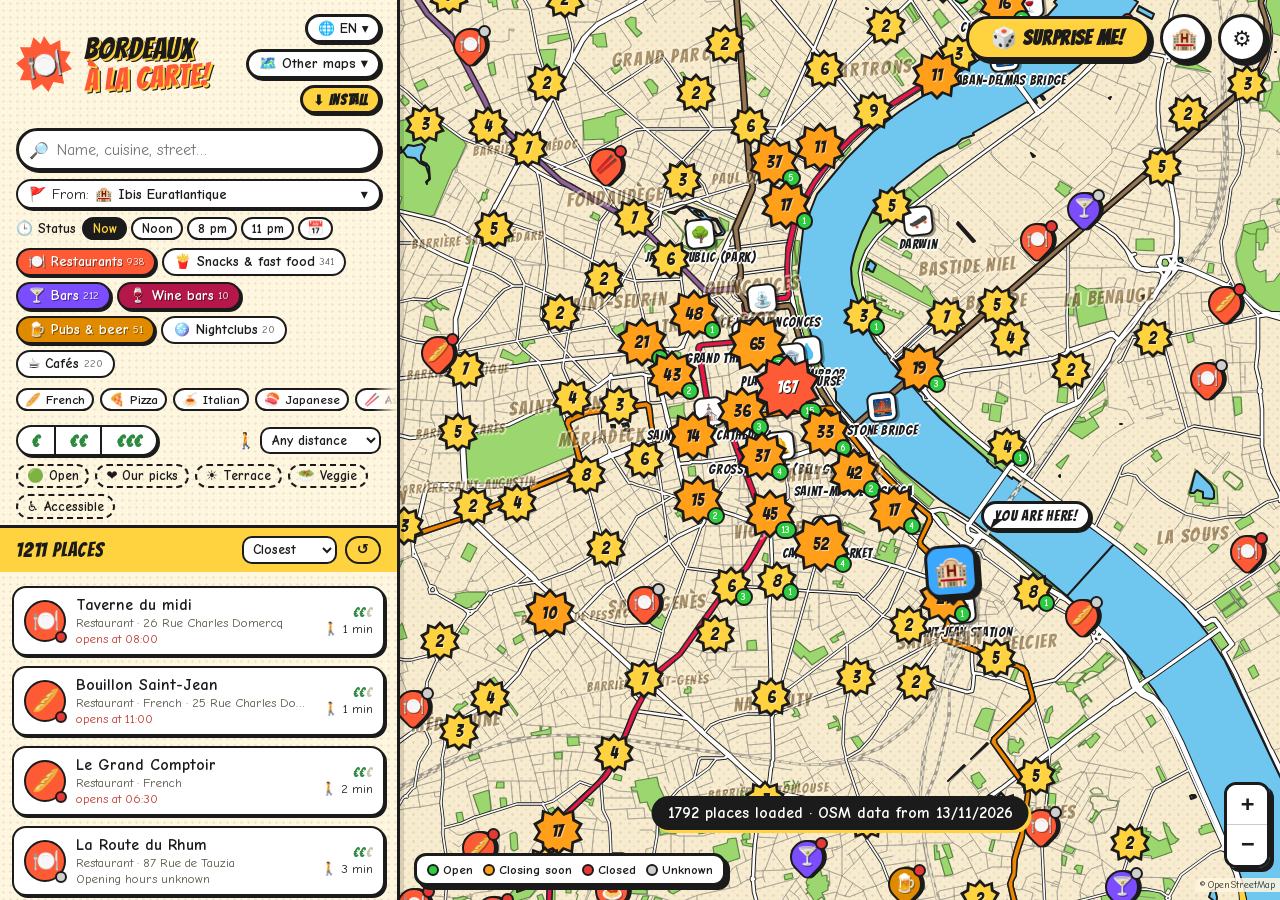
<file: index.html>
<!doctype html>
<html lang="fr">
<head>
  <meta charset="utf-8">
  <meta name="viewport" content="width=device-width, initial-scale=1, viewport-fit=cover">
  <meta name="theme-color" content="#ffd23f">
  <meta name="description" content="Carte interactive des bars et restaurants de Bordeaux pour la réception de l'hôtel.">
  <meta name="apple-mobile-web-app-capable" content="yes">
  <meta name="apple-mobile-web-app-status-bar-style" content="default">
  <meta name="apple-mobile-web-app-title" content="Bordeaux à la carte">
  <title>Bordeaux à la carte</title>
  <link rel="manifest" href="manifest.webmanifest">
  <link rel="icon" href="img/icon.svg" type="image/svg+xml">
  <link rel="apple-touch-icon" href="img/icon-192.png">
  <link rel="preload" href="fonts/bangers-latin.woff2" as="font" type="font/woff2" crossorigin>
  <link rel="stylesheet" href="vendor/leaflet.css">
  <link rel="stylesheet" href="css/app.css">
  <script>
    // Capture au plus tôt la proposition d'installation du navigateur (Chrome, Edge, Android…)
    window.__bip = null;
    addEventListener('beforeinstallprompt', function (e) { e.preventDefault(); window.__bip = e; dispatchEvent(new Event('bip-ready')); });
  </script>
</head>
<body>
  <div id="app" class="is-loading">

    <!-- Panneau de gauche : recherche, filtres, liste -->
    <aside id="panel" class="panel" data-i18n-aria="panel.label">
      <button class="sheet-handle" id="sheetHandle" data-i18n-aria="sheet"><span></span></button>
      <header class="brand">
        <div class="brand__logo" aria-hidden="true"><span>🍽️</span></div>
        <div class="brand__text">
          <h1><span data-i18n="brand.a">Bordeaux</span> <span class="brand__b" data-i18n="brand.b">à la carte !</span></h1>
        </div>
        <div class="brand__btns">
          <div class="lang-wrap">
            <button id="langBtn" class="btn btn--small" data-i18n-title="lang.title" aria-haspopup="true" aria-expanded="false">🌐 FR ▾</button>
            <div id="langMenu" class="lang-menu" role="menu" hidden></div>
          </div>
          <div class="lang-wrap maps-wrap">
            <button id="mapsBtn" class="btn btn--small" data-i18n="cartes.bouton" aria-haspopup="true" aria-expanded="false">🗺️ Autres cartes ▾</button>
            <div id="mapsMenu" class="lang-menu maps-menu" hidden>
              <p data-i18n="cartes.titre">Nos autres cartes</p>
              <a href="https://ubik2077.github.io/bordeaux-patrimoine/" data-carte><b>Port de la Lune</b><span data-i18n="cartes.lune">Monuments historiques, en 3D</span></a>
              <a href="https://ubik2077.github.io/bordeaux-miniature/" data-carte><b>Bordeaux Miniature</b><span data-i18n="cartes.miniature">Musées, familles et shopping, en maquette</span></a>
            </div>
          </div>
          <button id="installBtn" class="btn btn--small btn--pop" data-i18n="install" hidden>⬇ Installer</button>
        </div>
      </header>

      <div class="search">
        <span class="search__icon" aria-hidden="true">🔎</span>
        <input id="q" type="search" autocomplete="off" data-i18n-ph="search.ph" data-i18n-aria="search.label" placeholder="Nom, cuisine, rue…">
        <button id="clearQ" class="search__clear" data-i18n-aria="clear" hidden>✕</button>
      </div>

      <button id="originBtn" class="origin-btn" data-i18n-title="origin.title">
        <span data-i18n="origin.label">🚩 Départ :</span> <b id="originName">🏨 Ibis Euratlantique</b> <span class="origin-btn__chev">▾</span>
      </button>

      <div class="when" id="when" role="group" data-i18n-aria="when.group">
        <span class="when__label" data-i18n="when.label">🕒 Statut</span>
        <button data-when="now" class="on" data-i18n="when.now">Maintenant</button>
        <button data-when="midi" data-i18n="when.midi">Midi</button>
        <button data-when="soir" data-i18n="when.soir">20h</button>
        <button data-when="tard" data-i18n="when.tard">23h</button>
        <label class="when__custom" data-i18n-title="when.custom">
          📅<input type="datetime-local" id="whenCustom" data-i18n-aria="when.custom">
        </label>
      </div>

      <section class="filters" data-i18n-aria="filters">
        <div class="chips" id="typeChips"></div>
        <div class="chips chips--cuisine" id="cuisineChips"></div>
        <div class="filters__row">
          <div class="seg" id="priceSeg" role="group" data-i18n-aria="price.group">
            <button data-p="1" data-i18n-title="price.1">€</button>
            <button data-p="2" data-i18n-title="price.2">€€</button>
            <button data-p="3" data-i18n-title="price.3">€€€</button>
          </div>
          <label class="walkmax">🚶
            <select id="walkMax" data-i18n-aria="walk.label"></select>
          </label>
        </div>
        <div class="chips chips--toggles" id="toggleChips">
          <button data-t="open" data-i18n="tg.open">🟢 Ouvert</button>
          <button data-t="fav" data-i18n="tg.fav">❤️ Coups de cœur</button>
          <button data-t="ts" data-i18n="tg.ts">☀️ Terrasse</button>
          <button data-t="vg" data-i18n="tg.vg">🥗 Végé</button>
          <button data-t="wc" data-i18n="tg.wc">♿ Accessible</button>
        </div>
      </section>

      <div class="results-head">
        <b id="count">…</b>
        <select id="sort" data-i18n-aria="sort.label">
          <option value="dist" data-i18n="sort.dist">Plus proches</option>
          <option value="open" data-i18n="sort.open">Ouverts d'abord</option>
          <option value="stars" data-i18n="sort.stars">Mieux notés</option>
          <option value="name" data-i18n="sort.name">A → Z</option>
        </select>
        <button id="resetBtn" class="btn btn--ghost btn--small" data-i18n-title="reset">↺</button>
      </div>
      <ul id="list" class="list" aria-live="polite"></ul>
    </aside>

    <!-- Carte -->
    <main id="mapWrap" class="map-wrap">
      <div id="map" data-i18n-aria="map.label"></div>
      <div class="map-tools">
        <button id="btnRandom" class="btn btn--pop btn--big" data-i18n="random" data-i18n-title="random.title">🎲 Surprends-moi !</button>
        <button id="btnLocate" class="btn btn--round" data-i18n-title="loc.title" hidden>📍</button>
        <button id="btnHotel" class="btn btn--round" data-i18n-title="hotel.title">🏨</button>
        <button id="btnSettings" class="btn btn--round" data-i18n-title="settings.title">⚙️</button>
      </div>
      <div class="legend" data-i18n-aria="legend">
        <span><i class="light light--open"></i><span data-i18n="st.open">Ouvert</span></span>
        <span><i class="light light--closing"></i><span data-i18n="st.closing">Ferme bientôt</span></span>
        <span><i class="light light--closed"></i><span data-i18n="st.closed">Fermé</span></span>
        <span><i class="light light--unknown"></i><span data-i18n="st.unknown">Inconnu</span></span>
      </div>
      <div id="whenBanner" class="when-banner" hidden></div>
      <div id="originBanner" class="origin-banner" hidden><span id="originBannerTxt"></span><button id="originReset" data-i18n-title="origin.reset">✕</button></div>
      <div id="hoverCard" class="hover-card" hidden></div>
      <div id="toast" class="toast" role="status"></div>
      <div class="loader" id="loader"><div class="loader__burst" data-i18n="loading">CHARGEMENT…</div></div>
    </main>

    <!-- Fiche détaillée -->
    <section id="detail" class="detail" aria-hidden="true" data-i18n-aria="d.label"></section>
  </div>

  <div id="modal" class="modal" hidden>
    <div class="modal__backdrop" data-close></div>
    <div class="modal__box" role="dialog" aria-modal="true"></div>
  </div>
  <div id="slot" class="slot" hidden></div>

  <script src="vendor/leaflet.js"></script>
  <script src="vendor/leaflet.markercluster.js"></script>
  <script src="vendor/qrcode.js"></script>
  <script type="module" src="js/app.js"></script>
</body>
</html>
</file>
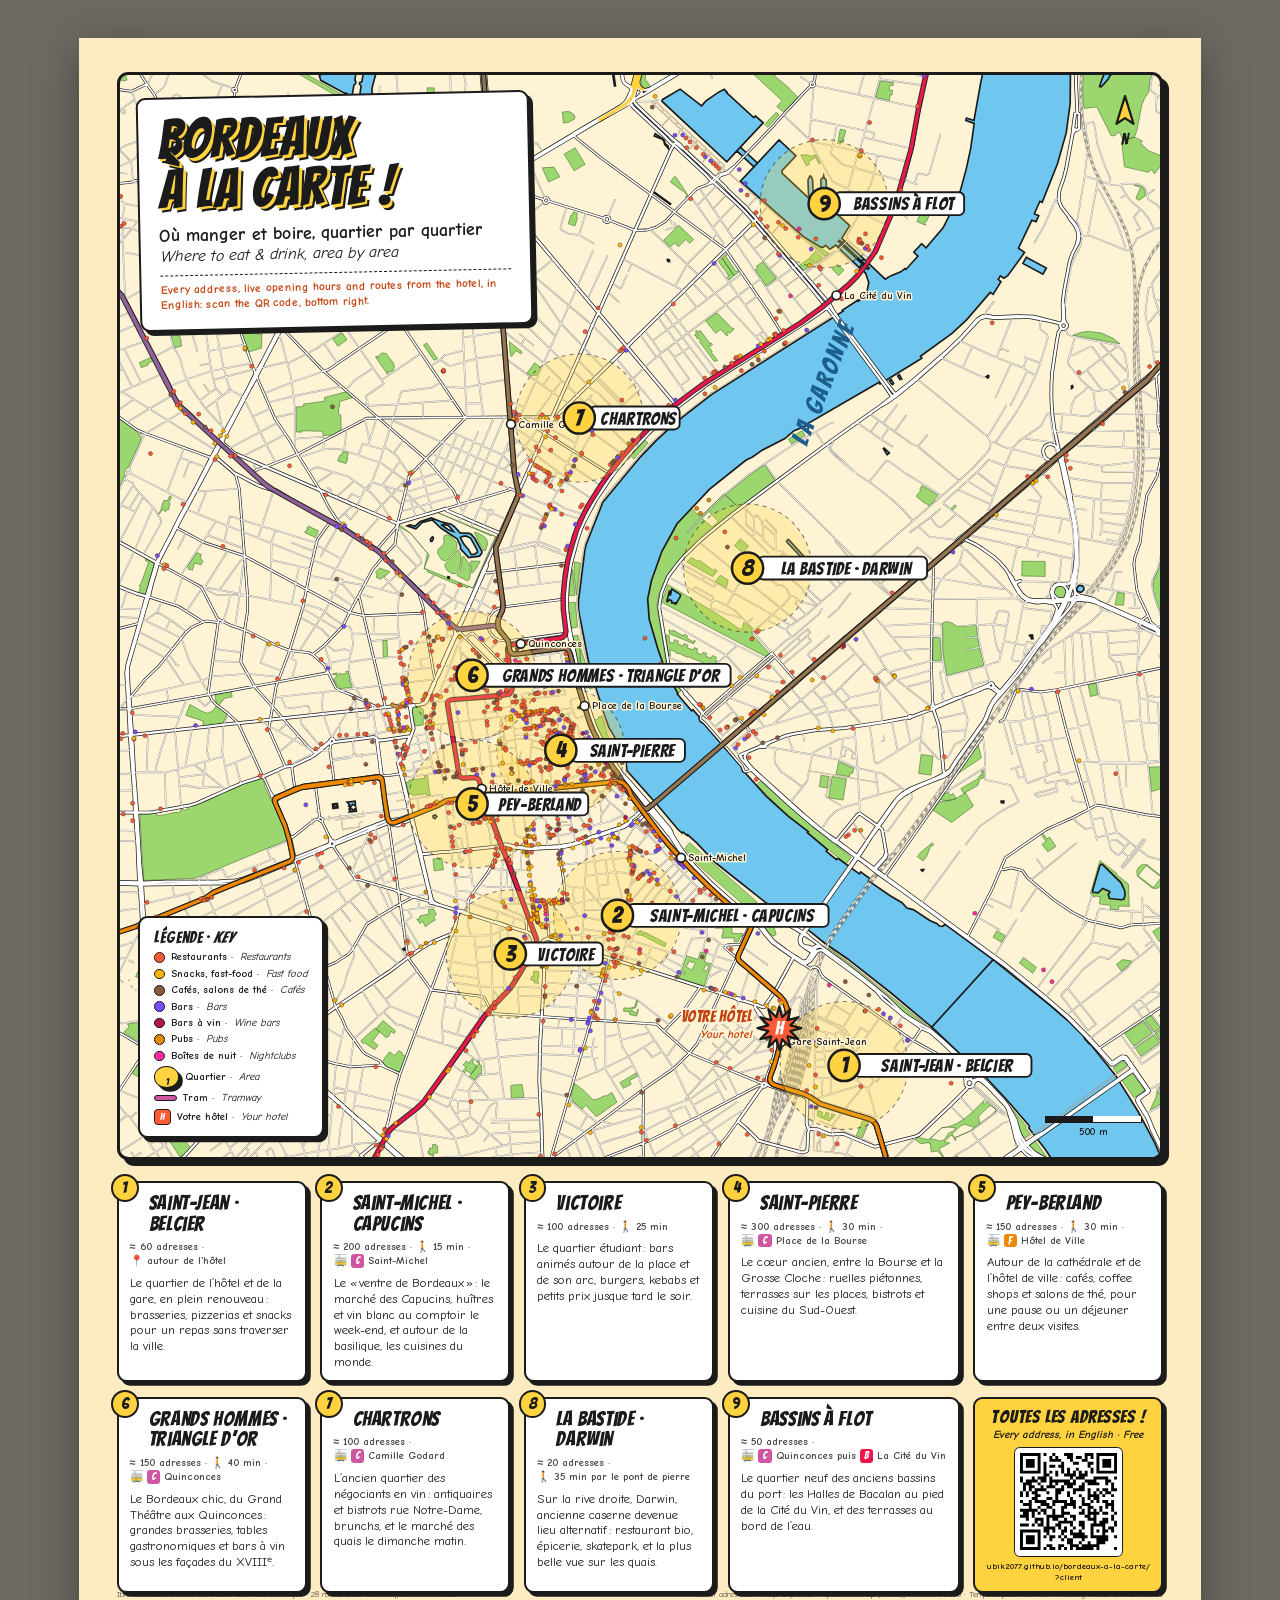
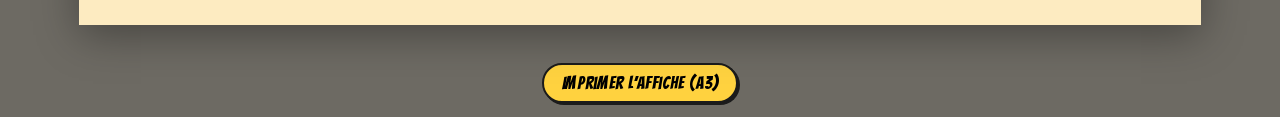
<file: affiche-quartiers.html>
<!doctype html>
<html lang="fr">
<head>
  <meta charset="utf-8">
  <meta name="viewport" content="width=device-width, initial-scale=1">
  <title>Bordeaux à la carte — affiche A3</title>
  <!-- Grande affiche pour l'accueil : les quartiers gourmands de Bordeaux sur le plan BD de l'application, et le QR code.
       Aucun nom d'établissement (l'affiche ne vieillit pas) : les adresses sont dans l'application.
       Textes en français suivis de l'anglais, sauf les descriptions des quartiers.
       A3 par défaut ; affiche-quartiers.html?a2 donne la version murale A2 (la même page agrandie √2 fois).
       Le plan est dessiné ici en vectoriel à partir de data/basemap.json, data/tram.json et data/venues.json.
       Imprimer depuis le navigateur (marges : aucune), ou régénérer les PDF avec scripts/affiche-quartiers.sh. -->
  <style id="page">@page { size: A3; margin: 0; }</style><!-- A2 : « size: A2 » n'existe pas en CSS, d'où 420mm 594mm dans le script -->
  <style>
    @font-face { font-family: 'Bangers'; src: url(fonts/bangers-latin.woff2) format('woff2'); unicode-range: U+0000-00FF, U+0131, U+0152-0153, U+02BB-02BC, U+02C6, U+02DA, U+02DC, U+2000-206F, U+20AC, U+2122, U+2212; }
    @font-face { font-family: 'Bangers'; src: url(fonts/bangers-latin-ext.woff2) format('woff2'); unicode-range: U+0100-02BA, U+02BD-02C5, U+02C7-02CC, U+02CE-02D7, U+02DD-02FF, U+1E00-1E9F, U+20A0-20AB, U+20AD-20C4, U+A720-A7FF; }
    @font-face { font-family: 'Comic Neue'; font-weight: 400; src: url(fonts/comicneue-400.woff2) format('woff2'); }
    @font-face { font-family: 'Comic Neue'; font-weight: 700; src: url(fonts/comicneue-700.woff2) format('woff2'); }
    :root {
      --ink: #1b1b1b; --paper: #fff6df; --paper-2: #fdebc1; --yellow: #ffd23f; --red: #ff5a36; --blue: #3aa8ff;
      --titre: 'Bangers', Impact, sans-serif; --texte: 'Comic Neue', 'Comic Sans MS', sans-serif;
    }
    * { box-sizing: border-box; }
    html, body { margin: 0; }
    body { background: #6d6a63; font-family: var(--texte); color: var(--ink); -webkit-print-color-adjust: exact; print-color-adjust: exact; }

    .affiche {
      position: relative; width: 297mm; height: 420mm; margin: 10mm auto; padding: 9mm 10mm 7mm;
      background: var(--paper-2); display: flex; flex-direction: column; overflow: hidden;
      box-shadow: 0 10px 40px rgba(0,0,0,.35);
    }
    .en { font-style: italic; }

    /* ---------- plan ---------- */
    .carte { position: relative; flex: none; border: .9mm solid var(--ink); border-radius: 3mm; overflow: hidden; background: #fff3d6; box-shadow: 1.6mm 1.6mm 0 var(--ink); }
    .carte svg { display: block; width: 100%; height: auto; }

    .bulle { position: absolute; background: #fff; border: .7mm solid var(--ink); border-radius: 2.5mm; box-shadow: 1.1mm 1.1mm 0 var(--ink); }
    .titre { left: 5mm; top: 5mm; width: 104mm; padding: 4mm 5mm 4.4mm; transform: rotate(-1.2deg); }
    h1 { margin: 0; font: 400 41pt/0.92 var(--titre); letter-spacing: .02em; text-shadow: .7mm .7mm 0 var(--yellow), 1.2mm 1.2mm 0 var(--ink); }
    .titre .sous { margin: 3mm 0 0; font-size: 13.5pt; font-weight: 700; line-height: 1.1; }
    .titre .sous .en { display: block; margin-top: .6mm; font-size: 12pt; font-weight: 400; }
    .titre .vers-app { margin: 2.4mm 0 0; padding-top: 2mm; border-top: .4mm dashed var(--ink); font-size: 8.6pt; font-weight: 700; line-height: 1.25; color: #c2410c; }

    .legende { left: 5mm; bottom: 5mm; padding: 3mm 3.6mm; font-size: 8pt; line-height: 1.15; }
    .legende b { display: block; margin-bottom: 1.4mm; font: 400 12pt var(--titre); letter-spacing: .04em; }
    .legende ul { list-style: none; margin: 0; padding: 0; display: grid; gap: 1.1mm; }
    .legende li { display: flex; align-items: center; gap: 1.8mm; font-weight: 700; }
    .legende li span { font-weight: 400; }
    .legende i { flex: none; width: 2.8mm; height: 2.8mm; border-radius: 50%; border: .3mm solid var(--ink); }
    .legende i.tram { width: 6mm; height: 1.6mm; border-radius: 1mm; }
    .legende i.q { width: 4.4mm; height: 4.4mm; background: var(--yellow); display: grid; place-items: center; font: 400 7pt var(--titre); border-width: .4mm; }
    .legende i.h { width: 4.4mm; height: 4.4mm; background: var(--red); border-radius: 1mm; color: #fff; display: grid; place-items: center; font: 400 7.5pt var(--titre); }

    .nord { position: absolute; right: 5mm; top: 5mm; display: grid; justify-items: center; gap: 1mm; font: 400 12pt var(--titre); }
    .nord svg { width: 9mm; height: 9mm; }
    .echelle { position: absolute; right: 5mm; bottom: 5mm; font-size: 7.5pt; font-weight: 700; text-align: center; }
    .echelle i { display: block; height: 2mm; margin-bottom: .8mm; border: .4mm solid var(--ink); border-top: 0; background: linear-gradient(90deg, var(--ink) 50%, #fff 50%); }

    /* ---------- quartiers ---------- */
    .quartiers { flex: 1; display: grid; grid-template-columns: repeat(5, 1fr); grid-template-rows: 1fr 1fr; gap: 4mm 3.6mm; margin-top: 5.5mm; min-height: 0; }
    .q { position: relative; padding: 2.6mm 3mm 2.6mm; background: #fff; border: .6mm solid var(--ink); border-radius: 2.5mm; box-shadow: 1mm 1mm 0 var(--ink); }
    .q .num { position: absolute; left: -2mm; top: -2.4mm; width: 7.4mm; height: 7.4mm; border: .55mm solid var(--ink); border-radius: 50%; background: var(--yellow); display: grid; place-items: center; font: 400 12pt/1 var(--titre); }
    .q h3 { margin: 0 0 0 5mm; font: 400 15.5pt/1 var(--titre); letter-spacing: .03em; }
    .q .infos { margin: 1.6mm 0 0; font-size: 8pt; font-weight: 700; line-height: 1.3; color: #444; }
    .q .infos span { white-space: nowrap; }
    .q p { margin: 1.8mm 0 0; font-size: 9.6pt; line-height: 1.24; }

    .qr-carte { background: var(--yellow); text-align: center; padding: 2.4mm 2.4mm 2mm; }
    .qr-carte .appel { margin: 0; font: 400 13.5pt/1 var(--titre); letter-spacing: .03em; }
    .qr-carte .appel-en { margin: .8mm 0 0; font-size: 8.2pt; font-weight: 700; font-style: italic; line-height: 1.1; }
    .qr { width: 29mm; height: 29mm; margin: 1.6mm auto 0; padding: 1.4mm; background: #fff; border: .5mm solid var(--ink); border-radius: 1.5mm; }
    .qr svg { display: block; width: 100%; height: 100%; }
    .qr-carte .url { margin: 1.2mm 0 0; font-size: 6.6pt; font-weight: 700; overflow-wrap: anywhere; }

    .pied { flex: none; display: flex; justify-content: space-between; gap: 6mm; margin-top: 3.4mm; font-size: 6.6pt; color: #5b5346; }

    .boutons { display: flex; justify-content: center; gap: 10px; margin: 0 0 14px; }
    .boutons button { padding: 9px 18px; border: 2px solid var(--ink); border-radius: 999px; background: var(--yellow); font: 400 17px var(--titre); letter-spacing: .04em; cursor: pointer; box-shadow: 2px 2px 0 var(--ink); }
    /* version murale A2 (?a2) : la même affiche, agrandie √2 fois */
    html.a2 .affiche { zoom: 1.41421; }
    @media print {
      body { background: none; }
      .affiche { margin: 0; box-shadow: none; }
      .boutons { display: none; }
    }
  </style>
</head>
<body>
  <main class="affiche">
    <div class="carte">
      <svg id="plan" aria-label="Plan de Bordeaux avec les bars et restaurants et les quartiers numérotés"></svg>
      <div class="bulle titre">
        <h1>Bordeaux<br>à la carte !</h1>
        <p class="sous">Où manger et boire, quartier par quartier<span class="en">Where to eat &amp; drink, area by area</span></p>
        <p class="vers-app">Every address, live opening hours and routes from the hotel, in English: scan the QR code, bottom right.</p>
      </div>
      <div class="nord"><svg viewBox="0 0 24 24"><path d="M12 1.5 18 21 12 17 6 21z" fill="#ffd23f" stroke="#1b1b1b" stroke-width="1.6" stroke-linejoin="round"/></svg>N</div>
      <div class="bulle legende" id="legende"></div>
      <div class="echelle" id="echelle"></div>
    </div>

    <section class="quartiers" id="quartiers"></section>

    <footer class="pied">
      <span id="hotel"></span>
      <span id="sources"></span>
    </footer>
  </main>
  <div class="boutons"><button onclick="print()" id="imprimer">Imprimer l’affiche (A3)</button></div>

  <script src="vendor/qrcode.js"></script>
  <script type="module">
    import { HOTEL, TYPES } from './js/config.js';
    const URL_SITE = 'https://ubik2077.github.io/bordeaux-a-la-carte/?client'; // version clients (voir README)

    // ?a2 : version murale (format de page A2, affiche agrandie par le CSS)
    if (new URLSearchParams(location.search).has('a2')) {
      document.documentElement.classList.add('a2');
      document.getElementById('page').textContent = '@page { size: 420mm 594mm; margin: 0; }';
      document.title = 'Bordeaux à la carte — affiche A2';
      document.getElementById('imprimer').textContent = 'Imprimer l’affiche (A2)';
    }

    // Les quartiers : centre (badge sur le plan), accès depuis l'hôtel et description.
    // Le nombre d'adresses est compté dans data/venues.json (lieux à moins de 650 m du centre, rattachés au plus proche).
    // tram : [ligne(s), arrêt] ou deux étapes ; marche : minutes à pied depuis l'hôtel (estimation).
    const QUARTIERS = [
      { id: 'saintjean', nom: 'Saint-Jean · Belcier', at: [44.8248, -0.5527], marche: 5, tram: null,
        texte: 'Le quartier de l’hôtel et de la gare, en plein renouveau : brasseries, pizzerias et snacks pour un repas sans traverser la ville.' },
      { id: 'capucins', nom: 'Saint-Michel · Capucins', at: [44.8318, -0.5675], marche: 15, tram: [['C', 'Saint-Michel']],
        texte: 'Le « ventre de Bordeaux » : le marché des Capucins, huîtres et vin blanc au comptoir le week-end, et autour de la basilique, les cuisines du monde.' },
      { id: 'victoire', nom: 'Victoire', at: [44.8300, -0.5745], marche: 25, tram: null,
        texte: 'Le quartier étudiant : bars animés autour de la place et de son arc, burgers, kebabs et petits prix jusque tard le soir.' },
      { id: 'saintpierre', nom: 'Saint-Pierre', at: [44.8395, -0.5712], marche: 30, tram: [['C', 'Place de la Bourse']],
        texte: 'Le cœur ancien, entre la Bourse et la Grosse Cloche : ruelles piétonnes, terrasses sur les places, bistrots et cuisine du Sud-Ouest.' },
      { id: 'peyberland', nom: 'Pey-Berland', at: [44.8370, -0.5770], marche: 30, tram: [['F', 'Hôtel de Ville']],
        texte: 'Autour de la cathédrale et de l’hôtel de ville : cafés, coffee shops et salons de thé, pour une pause ou un déjeuner entre deux visites.' },
      { id: 'grandshommes', nom: 'Grands Hommes · Triangle d’or', at: [44.8430, -0.5770], marche: 40, tram: [['C', 'Quinconces']],
        texte: 'Le Bordeaux chic, du Grand Théâtre aux Quinconces : grandes brasseries, tables gastronomiques et bars à vin sous les façades du XVIIIᵉ.' },
      { id: 'chartrons', nom: 'Chartrons', at: [44.8550, -0.5700], marche: 55, tram: [['C', 'Camille Godard']],
        texte: 'L’ancien quartier des négociants en vin : antiquaires et bistrots rue Notre-Dame, brunchs, et le marché des quais le dimanche matin.' },
      { id: 'bastide', nom: 'La Bastide · Darwin', at: [44.8480, -0.5590], marche: 35, tram: null, pont: true,
        texte: 'Sur la rive droite, Darwin, ancienne caserne devenue lieu alternatif : restaurant bio, épicerie, skatepark, et la plus belle vue sur les quais.' },
      { id: 'bassins', nom: 'Bassins à flot', at: [44.8650, -0.5540], marche: null, tram: [['C', 'Quinconces'], ['B', 'La Cité du Vin']],
        texte: 'Le quartier neuf des anciens bassins du port : les Halles de Bacalan au pied de la Cité du Vin, et des terrasses au bord de l’eau.' },
    ];

    // cadre du plan (degrés) et repères
    const B = { o: -0.600, e: -0.532, s: 44.8205, n: 44.871 };
    const KX = 111320 * Math.cos(44.845 * Math.PI / 180), KY = 110540;   // mètres par degré
    const VW = 1000, VH = Math.round(VW * ((B.n - B.s) * KY) / ((B.e - B.o) * KX));
    const M = VW / ((B.e - B.o) * KX);                                    // unités du plan par mètre
    const px = ([la, lo]) => [((lo - B.o) * KX * M), ((B.n - la) * KY * M)];
    const f1 = (v) => Math.round(v * 10) / 10;
    const dist = (a, b) => Math.hypot((a[1] - b[1]) * KX, (a[0] - b[0]) * KY);

    const [bm, tram, ven] = await Promise.all(['data/basemap.json', 'data/tram.json', 'data/venues.json'].map((u) => fetch(u).then((r) => r.json())));

    // ---------- dessin du plan ----------
    const svg = document.getElementById('plan');
    svg.setAttribute('viewBox', `0 0 ${VW} ${VH}`);
    const parts = [];
    const dedans = (pts) => pts.some(([la, lo]) => la > B.s - 0.01 && la < B.n + 0.01 && lo > B.o - 0.01 && lo < B.e + 0.01);
    const chemin = (pts, ferme) => 'M' + pts.map((p) => px(p).map(f1).join(' ')).join('L') + (ferme ? 'Z' : '');
    const anneaux = (a) => (typeof a[0][0] === 'number' ? [a] : a.flatMap(anneaux));
    const lignes = (liste) => liste.filter(dedans).map((l) => chemin(l)).join('');
    const surfaces = (liste) => anneaux(liste).filter(dedans).map((r) => chemin(r, true)).join('');

    parts.push(`<path d="${surfaces(bm.green)}" fill="#9bd76e" stroke="#2f5d1e" stroke-width=".8" stroke-opacity=".6" fill-rule="evenodd"/>`);
    parts.push(`<path d="${surfaces(bm.water)}" fill="#6fc7f0" stroke="#1b1b1b" stroke-width="1.6" fill-rule="evenodd"/>`);
    const rail = lignes(bm.rail);
    parts.push(`<path d="${rail}" fill="none" stroke="#5a5a5a" stroke-width="2.2" stroke-opacity=".55"/><path d="${rail}" fill="none" stroke="#f6ecd4" stroke-width="1" stroke-dasharray="3 4"/>`);
    // routes : contours noirs puis remplissages, des plus petites aux plus grandes
    const LARG = { 5: [1.3, .7], 4: [1.6, .8], 3: [2.7, 1.5], 2: [3.6, 2.2], 1: [4.4, 2.9] };
    const REMP = { 1: '#ffd23f', 2: '#fff', 3: '#fff', 4: '#fff', 5: '#ffe9c7' };
    const routes = Object.fromEntries([1, 2, 3, 4, 5].map((k) => [k, lignes(bm.roads[k] || [])]));
    for (const k of [5, 4, 3, 2, 1]) parts.push(`<path d="${routes[k]}" fill="none" stroke="#1b1b1b" stroke-opacity="${k >= 4 ? .45 : 1}" stroke-width="${LARG[k][0]}" stroke-linecap="round" stroke-linejoin="round"/>`);
    for (const k of [5, 4, 3, 2, 1]) parts.push(`<path d="${routes[k]}" fill="none" stroke="${REMP[k]}" stroke-width="${LARG[k][1]}" stroke-linecap="round" stroke-linejoin="round"/>`);
    // tram
    for (const l of tram.lines) {
      const d = lignes(anneaux(l.geom));
      parts.push(`<path d="${d}" fill="none" stroke="#1b1b1b" stroke-width="4.6" stroke-linecap="round" stroke-linejoin="round" stroke-opacity=".9"/><path d="${d}" fill="none" stroke="${l.colour}" stroke-width="2.6" stroke-linecap="round" stroke-linejoin="round"/>`);
    }
    // halo jaune des quartiers, sous les points
    for (const q of QUARTIERS) { const [x, y] = px(q.at); parts.push(`<circle cx="${f1(x)}" cy="${f1(y)}" r="${f1(330 * M)}" fill="#ffd23f" fill-opacity=".28" stroke="#1b1b1b" stroke-width="1" stroke-dasharray="4 4" stroke-opacity=".55"/>`); }
    // tous les lieux de l'application : un point de la couleur de leur catégorie
    const dansCadre = ven.venues.filter((v) => v.la > B.s && v.la < B.n && v.lo > B.o && v.lo < B.e);
    parts.push('<g stroke="#1b1b1b" stroke-width=".35">' + dansCadre.map((v) => { const [x, y] = px([v.la, v.lo]); return `<circle cx="${f1(x)}" cy="${f1(y)}" r="2" fill="${TYPES[v.t]?.color || '#999'}"/>`; }).join('') + '</g>');
    // arrêts de tram cités dans les quartiers
    const arrets = new Set(['Gare Saint-Jean', ...QUARTIERS.flatMap((q) => (q.tram || []).map((t) => t[1]))]);
    for (const s of tram.stops.filter((s) => arrets.has(s.name))) {
      const [x, y] = px([s.la, s.lo]);
      parts.push(`<circle cx="${f1(x)}" cy="${f1(y)}" r="4.2" fill="#fff" stroke="#1b1b1b" stroke-width="1.6"/>` +
        `<text x="${f1(x + 7)}" y="${f1(y + 3.4)}" font-family="Comic Neue" font-weight="700" font-size="10" stroke="#fff3d6" stroke-width="3" paint-order="stroke" fill="#1b1b1b">${s.name}</text>`);
    }
    // la Garonne
    const [gx, gy] = px([44.8565, -0.5535]);
    parts.push(`<text x="${f1(gx)}" y="${f1(gy)}" transform="rotate(-68 ${f1(gx)} ${f1(gy)})" text-anchor="middle" font-family="Bangers" font-size="24" letter-spacing="3" fill="#1d5f8c">LA GARONNE</text>`);
    // badges des quartiers : numéro et nom, en bulle de BD
    QUARTIERS.forEach((q, i) => {
      const [x, y] = px(q.at);
      const larg = q.nom.length * 7.6 + 18;
      parts.push(`<g transform="translate(${f1(x)} ${f1(y)})">` +
        `<rect x="10" y="-11" width="${f1(larg)}" height="22" rx="5" fill="#fff" stroke="#1b1b1b" stroke-width="1.8"/>` +
        `<text x="${f1(10 + larg / 2 + 4)}" y="6.5" text-anchor="middle" font-family="Bangers" font-size="17" letter-spacing=".6" fill="#1b1b1b">${q.nom.toUpperCase()}</text>` +
        `<circle r="15" fill="#ffd23f" stroke="#1b1b1b" stroke-width="2.4"/>` +
        `<text y="7.6" text-anchor="middle" font-family="Bangers" font-size="22" fill="#1b1b1b">${i + 1}</text></g>`);
    });
    // l'hôtel
    const [hx, hy] = px([HOTEL.la, HOTEL.lo]);
    const etoile = Array.from({ length: 24 }, (_, k) => { const r = k % 2 ? 11 : 21, a = (k * 15 - 90) * Math.PI / 180; return f1(r * Math.cos(a)) + ',' + f1(r * Math.sin(a)); }).join(' ');
    parts.push(`<g transform="translate(${f1(hx)} ${f1(hy)})"><polygon points="${etoile}" fill="#ff5a36" stroke="#1b1b1b" stroke-width="2.2" stroke-linejoin="round"/>` +
      `<text y="6.5" text-anchor="middle" font-family="Bangers" font-size="18" fill="#fff">H</text>` +
      `<text x="-26" y="-6" text-anchor="end" font-family="Bangers" font-size="15" letter-spacing=".5" stroke="#fff3d6" stroke-width="4" paint-order="stroke" fill="#c2410c">VOTRE HÔTEL</text>` +
      `<text x="-26" y="9" text-anchor="end" font-family="Comic Neue" font-weight="700" font-style="italic" font-size="11" stroke="#fff3d6" stroke-width="3.5" paint-order="stroke" fill="#c2410c">Your hotel</text></g>`);
    svg.innerHTML = parts.join('');

    // échelle : 500 m
    const echelle = document.getElementById('echelle');
    echelle.style.width = (500 * M / VW * 100) + '%';
    echelle.innerHTML = '<i></i>500 m';

    // ---------- légende ----------
    const LIBELLES = [['restaurant', 'Restaurants', 'Restaurants'], ['fastfood', 'Snacks, fast-food', 'Fast food'], ['cafe', 'Cafés, salons de thé', 'Cafés'],
      ['bar', 'Bars', 'Bars'], ['wine', 'Bars à vin', 'Wine bars'], ['pub', 'Pubs', 'Pubs'], ['club', 'Boîtes de nuit', 'Nightclubs']];
    document.getElementById('legende').innerHTML = '<b>Légende · <span class="en">Key</span></b><ul>' +
      LIBELLES.map(([t, fr, en]) => `<li><i style="background:${TYPES[t].color}"></i>${fr} · <span class="en">${en}</span></li>`).join('') +
      '<li><i class="q">1</i>Quartier · <span class="en">Area</span></li>' +
      `<li><i class="tram" style="background:${tram.lines.find((l) => l.ref === 'C').colour}"></i>Tram · <span class="en">Tramway</span></li>` +
      '<li><i class="h">H</i>Votre hôtel · <span class="en">Your hotel</span></li></ul>';

    // ---------- fiches des quartiers ----------
    const compte = Object.fromEntries(QUARTIERS.map((q) => [q.id, 0]));
    for (const v of ven.venues) {
      let best = null, bd = 650;
      for (const q of QUARTIERS) { const d = dist([v.la, v.lo], q.at); if (d < bd) { bd = d; best = q.id; } }
      if (best) compte[best]++;
    }
    const arrondi = (n) => (n >= 100 ? Math.floor(n / 50) * 50 : Math.floor(n / 10) * 10);
    const couleur = (ref) => tram.lines.find((l) => l.ref === ref)?.colour || '#333';
    const pastille = (ref) => `<b style="display:inline-block;min-width:3.6mm;padding:0 .7mm;border-radius:.8mm;background:${couleur(ref)};color:#fff;text-align:center;font-family:var(--titre);font-weight:400;letter-spacing:.03em">${ref}</b>`;
    const insecables = (s) => s.replace(/(\d) /g, '$1 ').replace(/ ([;:?!»])/g, ' $1').replace(/« /g, '« ');
    const html = QUARTIERS.map((q, i) => {
      const acces = [];
      if (q.id === 'saintjean') acces.push('<span>📍 autour de l’hôtel</span>');
      else if (q.marche && q.marche <= 40) acces.push(`<span>🚶 ${q.marche} min${q.pont ? ' par le pont de pierre' : ''}</span>`);
      if (q.tram) acces.push('<span>🚋 ' + q.tram.map(([l, a]) => `${pastille(l)} ${a}`).join(' puis ') + '</span>');
      return `<article class="q"><span class="num">${i + 1}</span><h3>${q.nom}</h3>` +
        `<p class="infos"><span>≈ ${arrondi(compte[q.id])} adresses</span> · ${acces.join(' · ')}</p><p>${insecables(q.texte)}</p></article>`;
    }).join('') +
      '<div class="q qr-carte"><p class="appel">Toutes les adresses !</p><p class="appel-en">Every address, in English · Free</p><div class="qr" id="qr"></div><p class="url" id="url"></p></div>';
    document.getElementById('quartiers').innerHTML = html;

    const qr = qrcode(0, 'M');
    qr.addData(URL_SITE); qr.make();
    document.getElementById('qr').innerHTML = qr.createSvgTag({ cellSize: 4, margin: 0, scalable: true });
    document.getElementById('url').innerHTML = URL_SITE.replace('https://', '').replace(/\?(.*)$/, '<wbr><span style="white-space:nowrap">?$1</span>'); // coupure avant « ?client », pas au milieu
    document.getElementById('hotel').textContent = HOTEL.name + ' · ' + HOTEL.addr;
    const date = new Date(ven.updated).toLocaleDateString('fr-FR', { month: 'long', year: 'numeric' });
    document.getElementById('sources').innerHTML = `Plan et adresses · <span class="en">Map &amp; places</span> : OpenStreetMap (ODbL), ${date} · Temps à pied estimés · <span class="en">Walking times are estimates</span>`;
  </script>
</body>
</html>
</file>
<file: vendor/leaflet.css>
/* required styles */

.leaflet-pane,
.leaflet-tile,
.leaflet-marker-icon,
.leaflet-marker-shadow,
.leaflet-tile-container,
.leaflet-pane > svg,
.leaflet-pane > canvas,
.leaflet-zoom-box,
.leaflet-image-layer,
.leaflet-layer {
	position: absolute;
	left: 0;
	top: 0;
	}
.leaflet-container {
	overflow: hidden;
	}
.leaflet-tile,
.leaflet-marker-icon,
.leaflet-marker-shadow {
	-webkit-user-select: none;
	   -moz-user-select: none;
	        user-select: none;
	  -webkit-user-drag: none;
	}
/* Prevents IE11 from highlighting tiles in blue */
.leaflet-tile::selection {
	background: transparent;
}
/* Safari renders non-retina tile on retina better with this, but Chrome is worse */
.leaflet-safari .leaflet-tile {
	image-rendering: -webkit-optimize-contrast;
	}
/* hack that prevents hw layers "stretching" when loading new tiles */
.leaflet-safari .leaflet-tile-container {
	width: 1600px;
	height: 1600px;
	-webkit-transform-origin: 0 0;
	}
.leaflet-marker-icon,
.leaflet-marker-shadow {
	display: block;
	}
/* .leaflet-container svg: reset svg max-width decleration shipped in Joomla! (joomla.org) 3.x */
/* .leaflet-container img: map is broken in FF if you have max-width: 100% on tiles */
.leaflet-container .leaflet-overlay-pane svg {
	max-width: none !important;
	max-height: none !important;
	}
.leaflet-container .leaflet-marker-pane img,
.leaflet-container .leaflet-shadow-pane img,
.leaflet-container .leaflet-tile-pane img,
.leaflet-container img.leaflet-image-layer,
.leaflet-container .leaflet-tile {
	max-width: none !important;
	max-height: none !important;
	width: auto;
	padding: 0;
	}

.leaflet-container img.leaflet-tile {
	/* See: https://bugs.chromium.org/p/chromium/issues/detail?id=600120 */
	mix-blend-mode: plus-lighter;
}

.leaflet-container.leaflet-touch-zoom {
	-ms-touch-action: pan-x pan-y;
	touch-action: pan-x pan-y;
	}
.leaflet-container.leaflet-touch-drag {
	-ms-touch-action: pinch-zoom;
	/* Fallback for FF which doesn't support pinch-zoom */
	touch-action: none;
	touch-action: pinch-zoom;
}
.leaflet-container.leaflet-touch-drag.leaflet-touch-zoom {
	-ms-touch-action: none;
	touch-action: none;
}
.leaflet-container {
	-webkit-tap-highlight-color: transparent;
}
.leaflet-container a {
	-webkit-tap-highlight-color: rgba(51, 181, 229, 0.4);
}
.leaflet-tile {
	filter: inherit;
	visibility: hidden;
	}
.leaflet-tile-loaded {
	visibility: inherit;
	}
.leaflet-zoom-box {
	width: 0;
	height: 0;
	-moz-box-sizing: border-box;
	     box-sizing: border-box;
	z-index: 800;
	}
/* workaround for https://bugzilla.mozilla.org/show_bug.cgi?id=888319 */
.leaflet-overlay-pane svg {
	-moz-user-select: none;
	}

.leaflet-pane         { z-index: 400; }

.leaflet-tile-pane    { z-index: 200; }
.leaflet-overlay-pane { z-index: 400; }
.leaflet-shadow-pane  { z-index: 500; }
.leaflet-marker-pane  { z-index: 600; }
.leaflet-tooltip-pane   { z-index: 650; }
.leaflet-popup-pane   { z-index: 700; }

.leaflet-map-pane canvas { z-index: 100; }
.leaflet-map-pane svg    { z-index: 200; }

.leaflet-vml-shape {
	width: 1px;
	height: 1px;
	}
.lvml {
	behavior: url(#default#VML);
	display: inline-block;
	position: absolute;
	}


/* control positioning */

.leaflet-control {
	position: relative;
	z-index: 800;
	pointer-events: visiblePainted; /* IE 9-10 doesn't have auto */
	pointer-events: auto;
	}
.leaflet-top,
.leaflet-bottom {
	position: absolute;
	z-index: 1000;
	pointer-events: none;
	}
.leaflet-top {
	top: 0;
	}
.leaflet-right {
	right: 0;
	}
.leaflet-bottom {
	bottom: 0;
	}
.leaflet-left {
	left: 0;
	}
.leaflet-control {
	float: left;
	clear: both;
	}
.leaflet-right .leaflet-control {
	float: right;
	}
.leaflet-top .leaflet-control {
	margin-top: 10px;
	}
.leaflet-bottom .leaflet-control {
	margin-bottom: 10px;
	}
.leaflet-left .leaflet-control {
	margin-left: 10px;
	}
.leaflet-right .leaflet-control {
	margin-right: 10px;
	}


/* zoom and fade animations */

.leaflet-fade-anim .leaflet-popup {
	opacity: 0;
	-webkit-transition: opacity 0.2s linear;
	   -moz-transition: opacity 0.2s linear;
	        transition: opacity 0.2s linear;
	}
.leaflet-fade-anim .leaflet-map-pane .leaflet-popup {
	opacity: 1;
	}
.leaflet-zoom-animated {
	-webkit-transform-origin: 0 0;
	    -ms-transform-origin: 0 0;
	        transform-origin: 0 0;
	}
svg.leaflet-zoom-animated {
	will-change: transform;
}

.leaflet-zoom-anim .leaflet-zoom-animated {
	-webkit-transition: -webkit-transform 0.25s cubic-bezier(0,0,0.25,1);
	   -moz-transition:    -moz-transform 0.25s cubic-bezier(0,0,0.25,1);
	        transition:         transform 0.25s cubic-bezier(0,0,0.25,1);
	}
.leaflet-zoom-anim .leaflet-tile,
.leaflet-pan-anim .leaflet-tile {
	-webkit-transition: none;
	   -moz-transition: none;
	        transition: none;
	}

.leaflet-zoom-anim .leaflet-zoom-hide {
	visibility: hidden;
	}


/* cursors */

.leaflet-interactive {
	cursor: pointer;
	}
.leaflet-grab {
	cursor: -webkit-grab;
	cursor:    -moz-grab;
	cursor:         grab;
	}
.leaflet-crosshair,
.leaflet-crosshair .leaflet-interactive {
	cursor: crosshair;
	}
.leaflet-popup-pane,
.leaflet-control {
	cursor: auto;
	}
.leaflet-dragging .leaflet-grab,
.leaflet-dragging .leaflet-grab .leaflet-interactive,
.leaflet-dragging .leaflet-marker-draggable {
	cursor: move;
	cursor: -webkit-grabbing;
	cursor:    -moz-grabbing;
	cursor:         grabbing;
	}

/* marker & overlays interactivity */
.leaflet-marker-icon,
.leaflet-marker-shadow,
.leaflet-image-layer,
.leaflet-pane > svg path,
.leaflet-tile-container {
	pointer-events: none;
	}

.leaflet-marker-icon.leaflet-interactive,
.leaflet-image-layer.leaflet-interactive,
.leaflet-pane > svg path.leaflet-interactive,
svg.leaflet-image-layer.leaflet-interactive path {
	pointer-events: visiblePainted; /* IE 9-10 doesn't have auto */
	pointer-events: auto;
	}

/* visual tweaks */

.leaflet-container {
	background: #ddd;
	outline-offset: 1px;
	}
.leaflet-container a {
	color: #0078A8;
	}
.leaflet-zoom-box {
	border: 2px dotted #38f;
	background: rgba(255,255,255,0.5);
	}


/* general typography */
.leaflet-container {
	font-family: "Helvetica Neue", Arial, Helvetica, sans-serif;
	font-size: 12px;
	font-size: 0.75rem;
	line-height: 1.5;
	}


/* general toolbar styles */

.leaflet-bar {
	box-shadow: 0 1px 5px rgba(0,0,0,0.65);
	border-radius: 4px;
	}
.leaflet-bar a {
	background-color: #fff;
	border-bottom: 1px solid #ccc;
	width: 26px;
	height: 26px;
	line-height: 26px;
	display: block;
	text-align: center;
	text-decoration: none;
	color: black;
	}
.leaflet-bar a,
.leaflet-control-layers-toggle {
	background-position: 50% 50%;
	background-repeat: no-repeat;
	display: block;
	}
.leaflet-bar a:hover,
.leaflet-bar a:focus {
	background-color: #f4f4f4;
	}
.leaflet-bar a:first-child {
	border-top-left-radius: 4px;
	border-top-right-radius: 4px;
	}
.leaflet-bar a:last-child {
	border-bottom-left-radius: 4px;
	border-bottom-right-radius: 4px;
	border-bottom: none;
	}
.leaflet-bar a.leaflet-disabled {
	cursor: default;
	background-color: #f4f4f4;
	color: #bbb;
	}

.leaflet-touch .leaflet-bar a {
	width: 30px;
	height: 30px;
	line-height: 30px;
	}
.leaflet-touch .leaflet-bar a:first-child {
	border-top-left-radius: 2px;
	border-top-right-radius: 2px;
	}
.leaflet-touch .leaflet-bar a:last-child {
	border-bottom-left-radius: 2px;
	border-bottom-right-radius: 2px;
	}

/* zoom control */

.leaflet-control-zoom-in,
.leaflet-control-zoom-out {
	font: bold 18px 'Lucida Console', Monaco, monospace;
	text-indent: 1px;
	}

.leaflet-touch .leaflet-control-zoom-in, .leaflet-touch .leaflet-control-zoom-out  {
	font-size: 22px;
	}


/* layers control */

.leaflet-control-layers {
	box-shadow: 0 1px 5px rgba(0,0,0,0.4);
	background: #fff;
	border-radius: 5px;
	}
.leaflet-control-layers-toggle {
	background-image: url(images/layers.png);
	width: 36px;
	height: 36px;
	}
.leaflet-retina .leaflet-control-layers-toggle {
	background-image: url(images/layers-2x.png);
	background-size: 26px 26px;
	}
.leaflet-touch .leaflet-control-layers-toggle {
	width: 44px;
	height: 44px;
	}
.leaflet-control-layers .leaflet-control-layers-list,
.leaflet-control-layers-expanded .leaflet-control-layers-toggle {
	display: none;
	}
.leaflet-control-layers-expanded .leaflet-control-layers-list {
	display: block;
	position: relative;
	}
.leaflet-control-layers-expanded {
	padding: 6px 10px 6px 6px;
	color: #333;
	background: #fff;
	}
.leaflet-control-layers-scrollbar {
	overflow-y: scroll;
	overflow-x: hidden;
	padding-right: 5px;
	}
.leaflet-control-layers-selector {
	margin-top: 2px;
	position: relative;
	top: 1px;
	}
.leaflet-control-layers label {
	display: block;
	font-size: 13px;
	font-size: 1.08333em;
	}
.leaflet-control-layers-separator {
	height: 0;
	border-top: 1px solid #ddd;
	margin: 5px -10px 5px -6px;
	}

/* Default icon URLs */
.leaflet-default-icon-path { /* used only in path-guessing heuristic, see L.Icon.Default */
	background-image: url(images/marker-icon.png);
	}


/* attribution and scale controls */

.leaflet-container .leaflet-control-attribution {
	background: #fff;
	background: rgba(255, 255, 255, 0.8);
	margin: 0;
	}
.leaflet-control-attribution,
.leaflet-control-scale-line {
	padding: 0 5px;
	color: #333;
	line-height: 1.4;
	}
.leaflet-control-attribution a {
	text-decoration: none;
	}
.leaflet-control-attribution a:hover,
.leaflet-control-attribution a:focus {
	text-decoration: underline;
	}
.leaflet-attribution-flag {
	display: inline !important;
	vertical-align: baseline !important;
	width: 1em;
	height: 0.6669em;
	}
.leaflet-left .leaflet-control-scale {
	margin-left: 5px;
	}
.leaflet-bottom .leaflet-control-scale {
	margin-bottom: 5px;
	}
.leaflet-control-scale-line {
	border: 2px solid #777;
	border-top: none;
	line-height: 1.1;
	padding: 2px 5px 1px;
	white-space: nowrap;
	-moz-box-sizing: border-box;
	     box-sizing: border-box;
	background: rgba(255, 255, 255, 0.8);
	text-shadow: 1px 1px #fff;
	}
.leaflet-control-scale-line:not(:first-child) {
	border-top: 2px solid #777;
	border-bottom: none;
	margin-top: -2px;
	}
.leaflet-control-scale-line:not(:first-child):not(:last-child) {
	border-bottom: 2px solid #777;
	}

.leaflet-touch .leaflet-control-attribution,
.leaflet-touch .leaflet-control-layers,
.leaflet-touch .leaflet-bar {
	box-shadow: none;
	}
.leaflet-touch .leaflet-control-layers,
.leaflet-touch .leaflet-bar {
	border: 2px solid rgba(0,0,0,0.2);
	background-clip: padding-box;
	}


/* popup */

.leaflet-popup {
	position: absolute;
	text-align: center;
	margin-bottom: 20px;
	}
.leaflet-popup-content-wrapper {
	padding: 1px;
	text-align: left;
	border-radius: 12px;
	}
.leaflet-popup-content {
	margin: 13px 24px 13px 20px;
	line-height: 1.3;
	font-size: 13px;
	font-size: 1.08333em;
	min-height: 1px;
	}
.leaflet-popup-content p {
	margin: 17px 0;
	margin: 1.3em 0;
	}
.leaflet-popup-tip-container {
	width: 40px;
	height: 20px;
	position: absolute;
	left: 50%;
	margin-top: -1px;
	margin-left: -20px;
	overflow: hidden;
	pointer-events: none;
	}
.leaflet-popup-tip {
	width: 17px;
	height: 17px;
	padding: 1px;

	margin: -10px auto 0;
	pointer-events: auto;

	-webkit-transform: rotate(45deg);
	   -moz-transform: rotate(45deg);
	    -ms-transform: rotate(45deg);
	        transform: rotate(45deg);
	}
.leaflet-popup-content-wrapper,
.leaflet-popup-tip {
	background: white;
	color: #333;
	box-shadow: 0 3px 14px rgba(0,0,0,0.4);
	}
.leaflet-container a.leaflet-popup-close-button {
	position: absolute;
	top: 0;
	right: 0;
	border: none;
	text-align: center;
	width: 24px;
	height: 24px;
	font: 16px/24px Tahoma, Verdana, sans-serif;
	color: #757575;
	text-decoration: none;
	background: transparent;
	}
.leaflet-container a.leaflet-popup-close-button:hover,
.leaflet-container a.leaflet-popup-close-button:focus {
	color: #585858;
	}
.leaflet-popup-scrolled {
	overflow: auto;
	}

.leaflet-oldie .leaflet-popup-content-wrapper {
	-ms-zoom: 1;
	}
.leaflet-oldie .leaflet-popup-tip {
	width: 24px;
	margin: 0 auto;

	-ms-filter: "progid:DXImageTransform.Microsoft.Matrix(M11=0.70710678, M12=0.70710678, M21=-0.70710678, M22=0.70710678)";
	filter: progid:DXImageTransform.Microsoft.Matrix(M11=0.70710678, M12=0.70710678, M21=-0.70710678, M22=0.70710678);
	}

.leaflet-oldie .leaflet-control-zoom,
.leaflet-oldie .leaflet-control-layers,
.leaflet-oldie .leaflet-popup-content-wrapper,
.leaflet-oldie .leaflet-popup-tip {
	border: 1px solid #999;
	}


/* div icon */

.leaflet-div-icon {
	background: #fff;
	border: 1px solid #666;
	}


/* Tooltip */
/* Base styles for the element that has a tooltip */
.leaflet-tooltip {
	position: absolute;
	padding: 6px;
	background-color: #fff;
	border: 1px solid #fff;
	border-radius: 3px;
	color: #222;
	white-space: nowrap;
	-webkit-user-select: none;
	-moz-user-select: none;
	-ms-user-select: none;
	user-select: none;
	pointer-events: none;
	box-shadow: 0 1px 3px rgba(0,0,0,0.4);
	}
.leaflet-tooltip.leaflet-interactive {
	cursor: pointer;
	pointer-events: auto;
	}
.leaflet-tooltip-top:before,
.leaflet-tooltip-bottom:before,
.leaflet-tooltip-left:before,
.leaflet-tooltip-right:before {
	position: absolute;
	pointer-events: none;
	border: 6px solid transparent;
	background: transparent;
	content: "";
	}

/* Directions */

.leaflet-tooltip-bottom {
	margin-top: 6px;
}
.leaflet-tooltip-top {
	margin-top: -6px;
}
.leaflet-tooltip-bottom:before,
.leaflet-tooltip-top:before {
	left: 50%;
	margin-left: -6px;
	}
.leaflet-tooltip-top:before {
	bottom: 0;
	margin-bottom: -12px;
	border-top-color: #fff;
	}
.leaflet-tooltip-bottom:before {
	top: 0;
	margin-top: -12px;
	margin-left: -6px;
	border-bottom-color: #fff;
	}
.leaflet-tooltip-left {
	margin-left: -6px;
}
.leaflet-tooltip-right {
	margin-left: 6px;
}
.leaflet-tooltip-left:before,
.leaflet-tooltip-right:before {
	top: 50%;
	margin-top: -6px;
	}
.leaflet-tooltip-left:before {
	right: 0;
	margin-right: -12px;
	border-left-color: #fff;
	}
.leaflet-tooltip-right:before {
	left: 0;
	margin-left: -12px;
	border-right-color: #fff;
	}

/* Printing */

@media print {
	/* Prevent printers from removing background-images of controls. */
	.leaflet-control {
		-webkit-print-color-adjust: exact;
		print-color-adjust: exact;
		}
	}
</file>
<file: css/app.css>
/* ============================================================
   Bordeaux à la carte — style « bande dessinée »
   ============================================================ */

@font-face { font-family: 'Bangers'; font-display: swap; src: url(../fonts/bangers-latin.woff2) format('woff2');
  unicode-range: U+0000-00FF, U+0131, U+0152-0153, U+02BB-02BC, U+02C6, U+02DA, U+02DC, U+2000-206F, U+20AC, U+2122, U+2212; }
@font-face { font-family: 'Bangers'; font-display: swap; src: url(../fonts/bangers-latin-ext.woff2) format('woff2');
  unicode-range: U+0100-02BA, U+02BD-02C5, U+02C7-02CC, U+02CE-02D7, U+02DD-02FF, U+1E00-1E9F, U+20A0-20AB, U+20AD-20C4, U+A720-A7FF; }
@font-face { font-family: 'Comic Neue'; font-weight: 400; font-display: swap; src: url(../fonts/comicneue-400.woff2) format('woff2'); }
@font-face { font-family: 'Comic Neue'; font-weight: 700; font-display: swap; src: url(../fonts/comicneue-700.woff2) format('woff2'); }

:root {
  --ink: #1b1b1b;
  --paper: #fff6df;
  --paper-2: #fdebc1;
  --white: #ffffff;
  --yellow: #ffd23f;
  --red: #ff5a36;
  --blue: #3aa8ff;
  --pink: #ff4fa3;
  --green: #2ecc40;
  --orange: #ff9f1a;
  --grey: #9a9a9a;
  --muted: #5b5346;
  --shadow: 4px 4px 0 var(--ink);
  --shadow-sm: 2px 2px 0 var(--ink);
  --border: 3px solid var(--ink);
  --radius: 14px;
  --panel-w: 400px;
  --detail-w: 430px;
  --font-title: 'Bangers', 'Impact', system-ui, sans-serif;
  --font-body: 'Comic Neue', 'Comic Sans MS', 'Chalkboard SE', system-ui, sans-serif;
  --boing: cubic-bezier(.34, 1.56, .64, 1);
}

* { box-sizing: border-box; }
[hidden] { display: none !important; }
html, body { height: 100%; margin: 0; }
body {
  font-family: var(--font-body);
  color: var(--ink);
  background: var(--paper);
  overflow: hidden;
  -webkit-font-smoothing: antialiased;
  -webkit-tap-highlight-color: transparent;
}
button, input, select { font: inherit; color: inherit; }
button { cursor: pointer; }
a { color: inherit; }

#app { position: fixed; inset: 0; display: flex; }

/* ---------- Boutons ---------- */
.btn {
  display: inline-flex; align-items: center; justify-content: center; gap: .35em;
  border: var(--border); border-radius: 999px; background: var(--white);
  padding: .45em 1em; font-weight: 700; box-shadow: var(--shadow-sm);
  transition: transform .15s var(--boing), box-shadow .15s, background .15s;
  text-decoration: none; white-space: nowrap;
}
.btn:hover { transform: translate(-1px, -2px) rotate(-1deg); box-shadow: 3px 4px 0 var(--ink); }
.btn:active { transform: translate(2px, 2px); box-shadow: 0 0 0 var(--ink); }
.btn--pop { background: var(--yellow); font-family: var(--font-title); letter-spacing: .04em; font-size: 1.05rem; }
.btn--big { font-size: 1.3rem; padding: .35em 1.1em; box-shadow: var(--shadow); }
.btn--round { width: 48px; height: 48px; padding: 0; font-size: 1.35rem; box-shadow: var(--shadow); }
.btn--small { padding: .25em .7em; font-size: .9rem; }
.btn--ghost { background: transparent; box-shadow: none; border-width: 2px; }
.btn--red { background: var(--red); color: #fff; }
.btn--blue { background: var(--blue); color: #fff; }

/* ---------- Panneau ---------- */
.panel {
  position: relative; z-index: 20;
  width: var(--panel-w); flex: 0 0 var(--panel-w);
  display: flex; flex-direction: column;
  background: var(--paper);
  background-image: radial-gradient(rgba(0,0,0,.07) 1px, transparent 1.4px);
  background-size: 7px 7px;
  border-right: var(--border);
  box-shadow: 4px 0 0 rgba(0,0,0,.12);
}
.sheet-handle { display: none; }

.brand { display: flex; align-items: center; gap: 12px; padding: 14px 16px 8px; }
.brand__logo {
  flex: 0 0 56px; height: 56px; display: grid; place-items: center; font-size: 28px;
  background: var(--red);
  clip-path: polygon(50% 0, 61% 16%, 79% 7%, 80% 26%, 98% 28%, 88% 45%, 100% 59%, 82% 66%, 86% 85%, 67% 82%, 58% 100%, 46% 86%, 30% 97%, 26% 79%, 7% 79%, 14% 62%, 0 49%, 15% 38%, 7% 20%, 26% 20%, 31% 2%, 44% 14%);
  animation: wobble 6s ease-in-out infinite;
}
.brand__logo span { transform: rotate(-8deg); filter: drop-shadow(1px 1px 0 var(--ink)); }
.brand h1 {
  margin: 0; font-family: var(--font-title); font-weight: 400; font-size: 1.9rem; line-height: .95;
  letter-spacing: .03em; text-shadow: 2px 2px 0 var(--yellow), 3px 3px 0 var(--ink);
}
.brand h1 .brand__b { color: var(--red); display: inline-block; transform: rotate(-3deg); }
.brand__btns { display: flex; flex-direction: column; align-items: flex-end; gap: 6px; }
#langBtn { font-size: .85rem; }
.brand__sub { margin: 4px 0 0; font-size: .85rem; color: var(--muted); }
.brand__text { flex: 1; min-width: 0; }

.search { position: relative; margin: 6px 16px 8px; }
.search input {
  width: 100%; border: var(--border); border-radius: 999px; padding: .6em 2.4em .6em 2.4em;
  background: var(--white); box-shadow: var(--shadow-sm); font-size: 1rem; outline: none;
  transition: box-shadow .2s, transform .2s var(--boing);
}
.search input:focus { box-shadow: 4px 4px 0 var(--blue); transform: translate(-1px, -1px); }
.search input::-webkit-search-cancel-button { display: none; }
.search__icon { position: absolute; left: .8em; top: 50%; transform: translateY(-50%); }
.search__clear { position: absolute; right: .5em; top: 50%; transform: translateY(-50%); border: 0; background: var(--ink); color: #fff; width: 24px; height: 24px; border-radius: 50%; font-size: .75rem; }

.when { display: flex; align-items: center; gap: 4px; padding: 0 16px 8px; flex-wrap: wrap; font-size: .85rem; }
.when__label { font-weight: 700; margin-right: 2px; }
.when button {
  border: 2px solid var(--ink); background: var(--white); border-radius: 999px; padding: .15em .65em; font-weight: 700; font-size: .82rem;
  transition: background .15s, transform .15s var(--boing);
}
.when button:hover { transform: translateY(-2px); }
.when button.on { background: var(--ink); color: var(--yellow); }
.when__custom { position: relative; border: 2px solid var(--ink); background: var(--white); border-radius: 999px; padding: .1em .5em; cursor: pointer; }
.when__custom.on { background: var(--ink); }
.when__custom input { position: absolute; inset: 0; opacity: 0; cursor: pointer; width: 100%; }

.filters { padding: 0 16px 6px; display: flex; flex-direction: column; gap: 8px; }
.chips { display: flex; flex-wrap: wrap; gap: 6px; }
.chip {
  display: inline-flex; align-items: center; gap: .3em;
  border: 2px solid var(--ink); border-radius: 999px; padding: .25em .7em; background: var(--white);
  font-weight: 700; font-size: .88rem; user-select: none;
  transition: transform .18s var(--boing), background .15s, box-shadow .15s;
}
.chip:hover { transform: translateY(-2px) rotate(-1.5deg); }
.chip.on { background: var(--c, var(--yellow)); color: #fff; box-shadow: var(--shadow-sm); text-shadow: 1px 1px 0 rgba(0,0,0,.45); }
.chip .n { font-size: .75em; opacity: .7; font-weight: 400; }
.chip.on .n { opacity: .95; }
.chip.pop { animation: chipPop .35s var(--boing); }
.chips--cuisine { flex-wrap: nowrap; overflow-x: auto; overflow-y: hidden; max-height: 0; padding: 0 2px; margin: 0 -16px; padding-left: 16px; padding-right: 16px;
  scrollbar-width: thin; transition: max-height .35s ease; -webkit-mask-image: linear-gradient(90deg, transparent, #000 14px, #000 calc(100% - 24px), transparent); }
.chips--cuisine.show { max-height: 44px; padding-bottom: 6px; padding-top: 2px; }
.chips--cuisine .chip { flex: 0 0 auto; }
.chips--cuisine .chip { font-size: .8rem; padding: .18em .55em; }
.chips--cuisine .chip.on { --c: var(--ink); color: var(--yellow); }
.chips--toggles button { border: 2px dashed var(--ink); background: transparent; border-radius: 999px; padding: .2em .65em; font-weight: 700; font-size: .84rem; transition: transform .18s var(--boing), background .15s; }
.chips--toggles button:hover { transform: translateY(-2px); }
.chips--toggles button.on { border-style: solid; background: var(--yellow); box-shadow: var(--shadow-sm); }

.filters__row { display: flex; align-items: center; justify-content: space-between; gap: 8px; }
.seg { display: inline-flex; border: 2px solid var(--ink); border-radius: 999px; overflow: hidden; background: var(--white); box-shadow: var(--shadow-sm); }
.seg button { border: 0; background: transparent; padding: .25em .8em; font-weight: 700; font-family: var(--font-title); font-size: 1.05rem; letter-spacing: .05em; color: #2c8a3e; }
.seg button + button { border-left: 2px solid var(--ink); }
.seg button.on { background: #2c8a3e; color: #fff; }
.walkmax { display: inline-flex; align-items: center; gap: 4px; font-weight: 700; }
select { border: 2px solid var(--ink); border-radius: 10px; background: var(--white); padding: .25em .4em; font-weight: 700; font-size: .85rem; }

.results-head { display: flex; align-items: center; gap: 8px; padding: 8px 16px; border-top: var(--border); background: var(--yellow); }
.results-head b { flex: 1; font-family: var(--font-title); font-size: 1.25rem; letter-spacing: .04em; font-weight: 400; }

.list { list-style: none; margin: 0; padding: 8px 10px 30px; overflow-y: auto; flex: 1; overscroll-behavior: contain; }
.item {
  display: flex; align-items: center; gap: 10px; padding: 8px 10px; margin: 6px 2px 10px; border: 2px solid var(--ink); border-radius: var(--radius);
  background: var(--white); box-shadow: var(--shadow-sm); cursor: pointer;
  transition: transform .18s var(--boing), box-shadow .18s;
  animation: itemIn .35s var(--boing) both;
  animation-delay: calc(var(--i, 0) * 18ms);
}
.item:hover, .item.hot { transform: translate(-2px, -2px) rotate(-.4deg); box-shadow: 5px 5px 0 var(--c, var(--ink)); }
.item.selected { background: #fff3b0; }
.item__icon { flex: 0 0 42px; height: 42px; border-radius: 50%; display: grid; place-items: center; font-size: 22px; background: var(--c); border: 2px solid var(--ink); position: relative; }
.item__icon .light { position: absolute; right: -3px; bottom: -3px; }
.item__main { flex: 1; min-width: 0; display: flex; flex-direction: column; gap: 1px; }
.item__main b { font-size: 1rem; white-space: nowrap; overflow: hidden; text-overflow: ellipsis; }
.item__main small { color: var(--muted); font-size: .8rem; white-space: nowrap; overflow: hidden; text-overflow: ellipsis; }
.item__side { display: flex; flex-direction: column; align-items: flex-end; gap: 2px; font-size: .8rem; white-space: nowrap; }
.item__fav { color: var(--red); }
.st--open { color: #1d8a2c !important; font-weight: 700; }
.st--closing { color: #c46a00 !important; font-weight: 700; }
.st--closed { color: #c0392b !important; }
.empty { text-align: center; padding: 30px 10px; color: var(--muted); }
.empty b { display: block; font-family: var(--font-title); font-size: 2rem; color: var(--ink); font-weight: 400; transform: rotate(-3deg); }
.more { display: block; margin: 8px auto; }

/* Prix */
.price { font-family: var(--font-title); letter-spacing: .06em; color: #2c8a3e; font-size: 1.05em; }
.price em { color: #c9c2b0; font-style: normal; }
.stars { color: #f5a300; letter-spacing: 1px; text-shadow: 1px 1px 0 var(--ink); }
.stars em { color: #ddd5c3; font-style: normal; text-shadow: none; }

/* ---------- Voyants ---------- */
.light {
  display: inline-block; width: 12px; height: 12px; border-radius: 50%; border: 2px solid var(--ink);
  background: var(--grey); flex: 0 0 auto; vertical-align: -1px;
}
.light--open { background: var(--green); box-shadow: 0 0 0 0 rgba(46,204,64,.7); animation: pulse 2s infinite; }
.light--closing { background: var(--orange); animation: blink 1.1s steps(2) infinite; }
.light--closed { background: #e53935; }
.light--unknown { background: #cfcfcf; }

/* ---------- Carte ---------- */
.map-wrap { position: relative; flex: 1; min-width: 0; isolation: isolate; z-index: 0; }
#map {
  position: absolute; inset: 0;
  background-color: #f7ecd0;
  background-image:
    radial-gradient(rgba(150, 110, 50, .16) 1.1px, transparent 1.5px),
    radial-gradient(rgba(150, 110, 50, .08) 1.1px, transparent 1.5px);
  background-size: 9px 9px, 9px 9px;
  background-position: 0 0, 4.5px 4.5px;
  font-family: var(--font-body);
}
.leaflet-container { font: inherit; }
.leaflet-container a { color: inherit; }
.leaflet-control-attribution { font-size: 10px; background: rgba(255, 246, 223, .85) !important; border-top-left-radius: 8px; }
.leaflet-bar { border: var(--border) !important; box-shadow: var(--shadow) !important; border-radius: 12px !important; overflow: hidden; }
.leaflet-bar a { width: 40px !important; height: 40px !important; line-height: 38px !important; font-size: 22px !important; font-weight: 700; color: var(--ink) !important; background: var(--white) !important; }
.leaflet-bar a:hover { background: var(--yellow) !important; }
.leaflet-bottom.leaflet-right { margin-bottom: 8px; }

/* Étiquettes */
.lbl-place, .lbl-street, .lbl-stop, .lbl-landmark { pointer-events: none; }
.lbl-place span {
  display: block; transform: translate(-50%, -50%) rotate(-4deg);
  font-family: var(--font-title); letter-spacing: .08em; text-transform: uppercase; white-space: nowrap;
  color: #6b4b1f; font-size: 15px; opacity: .55;
  text-shadow: 2px 0 0 var(--paper), -2px 0 0 var(--paper), 0 2px 0 var(--paper), 0 -2px 0 var(--paper);
}
.lbl-place.rank-1 span { font-size: 19px; }
.lbl-place.rank-3 span { font-size: 13px; }
.lbl-street span {
  position: absolute; display: block; white-space: nowrap; font-size: 11px; font-weight: 700; color: #3d3528;
  text-shadow: 1px 1px 0 #fff, -1px -1px 0 #fff, 1px -1px 0 #fff, -1px 1px 0 #fff;
}
.lbl-street { display: none; }
.z-16 .lbl-street.k-1, .z-16 .lbl-street.k-2, .z-17 .lbl-street, .z-18 .lbl-street, .z-19 .lbl-street { display: block; }
.z-17 .lbl-place, .z-18 .lbl-place, .z-19 .lbl-place { display: none; }
.z-13 .lbl-place.rank-3 { display: none; }

.lbl-stop { display: none; }
.z-15 .lbl-stop, .z-16 .lbl-stop, .z-17 .lbl-stop, .z-18 .lbl-stop, .z-19 .lbl-stop { display: block; }
.lbl-stop i { position: absolute; width: 11px; height: 11px; left: -5.5px; top: -5.5px; border-radius: 50%; background: #fff; border: 3px solid var(--ink); }
.lbl-stop span { position: absolute; left: 9px; top: -9px; white-space: nowrap; font-size: 11px; font-weight: 700; color: var(--ink);
  text-shadow: 1px 1px 0 #fff, -1px -1px 0 #fff, 1px -1px 0 #fff, -1px 1px 0 #fff; display: none; }
.z-16 .lbl-stop span, .z-17 .lbl-stop span, .z-18 .lbl-stop span, .z-19 .lbl-stop span { display: block; }
.lbl-stop em { font-style: normal; display: inline-block; min-width: 15px; text-align: center; margin-left: 2px; border-radius: 4px; background: var(--c); color: #fff; text-shadow: none; border: 1.5px solid var(--ink); font-size: 10px; line-height: 13px; }

.lbl-landmark { position: relative; }
.lbl-landmark i {
  position: absolute; left: -15px; top: -15px; width: 30px; height: 30px; display: grid; place-items: center; font-style: normal; font-size: 16px;
  background: #fff; border: 2px solid var(--ink); border-radius: 8px; transform: rotate(-6deg); box-shadow: 2px 2px 0 rgba(0,0,0,.35);
}
.lbl-landmark span {
  position: absolute; left: 50%; top: 17px; transform: translateX(-50%); white-space: nowrap;
  font-family: var(--font-title); letter-spacing: .05em; font-size: 13px; color: var(--ink);
  text-shadow: 2px 0 0 #fff, -2px 0 0 #fff, 0 2px 0 #fff, 0 -2px 0 #fff;
}
.z-13 .lbl-landmark span { display: none; }
.z-13 .lbl-landmark i { transform: scale(.75) rotate(-6deg); }

/* Marqueurs */
.pin-wrap { background: none; border: 0; }
.pin { position: relative; width: 38px; height: 44px; transform-origin: 50% 100%; animation: pinIn .45s var(--boing) both; }
.pin__body {
  position: absolute; left: 2px; top: 0; width: 34px; height: 34px; display: grid; place-items: center; font-size: 18px; line-height: 1;
  background: var(--c); border: 2.5px solid var(--ink); border-radius: 50% 50% 50% 6px; transform: rotate(-45deg);
  box-shadow: 2px 2px 0 var(--ink); transition: transform .2s var(--boing);
}
.pin__body > span { transform: rotate(45deg); display: block; filter: drop-shadow(1px 1px 0 rgba(0,0,0,.35)); }
.pin .light { position: absolute; right: -2px; top: -3px; width: 13px; height: 13px; z-index: 2; }
.pin__heart { position: absolute; left: -6px; top: -6px; font-size: 14px; color: var(--red); text-shadow: 1px 1px 0 var(--ink); z-index: 2; animation: beat 1.4s infinite; }
.pin__burst {
  position: absolute; left: 50%; top: 17px; width: 70px; height: 70px; margin: -35px 0 0 -35px; z-index: -1;
  background: var(--yellow); opacity: 0; transform: scale(.2);
  clip-path: polygon(50% 0, 59% 30%, 85% 15%, 70% 41%, 100% 50%, 70% 59%, 85% 85%, 59% 70%, 50% 100%, 41% 70%, 15% 85%, 30% 59%, 0 50%, 30% 41%, 15% 15%, 41% 30%);
  transition: opacity .2s, transform .35s var(--boing);
}
.pin-wrap:hover, .pin-wrap.hot, .pin-wrap.selected { z-index: 9999 !important; }
.pin-wrap:hover .pin, .pin-wrap.hot .pin { animation: hop .5s var(--boing); }
.pin-wrap:hover .pin__body, .pin-wrap.hot .pin__body, .pin-wrap.selected .pin__body { transform: rotate(-45deg) scale(1.25); }
.pin-wrap:hover .pin__burst, .pin-wrap.hot .pin__burst, .pin-wrap.selected .pin__burst { opacity: 1; transform: scale(1) rotate(20deg); animation: spin 4s linear infinite; }
.pin-wrap.selected .pin { animation: bounce 1.1s ease-in-out infinite; }
.pin-wrap.dim { opacity: .35; }

/* Hôtel */
.hotel-pin { background: none; border: 0; }
.hotel-pin .h {
  position: absolute; left: -26px; top: -52px; width: 52px; height: 52px; display: grid; place-items: center; font-size: 28px;
  background: var(--blue); border: var(--border); border-radius: 14px; box-shadow: var(--shadow); transform: rotate(-4deg);
  animation: hotelFloat 3s ease-in-out infinite;
}
.hotel-pin .h::after { content: ''; position: absolute; left: 50%; bottom: -12px; margin-left: -8px; border: 8px solid transparent; border-top-color: var(--ink); border-bottom: 0; }
.hotel-pin .bubble {
  position: absolute; left: 30px; top: -96px; white-space: nowrap; background: #fff; border: var(--border); border-radius: 16px;
  padding: 4px 10px; font-family: var(--font-title); font-size: 15px; letter-spacing: .05em; box-shadow: var(--shadow-sm);
  animation: bubbleIn .6s .6s var(--boing) both;
}
.hotel-pin .bubble::after { content: ''; position: absolute; left: 6px; bottom: -11px; border: 10px solid transparent; border-top-color: var(--ink); border-left: 0; transform: skewX(-20deg); }

/* Grappes */
.cluster-wrap { background: none; border: 0; }
.cluster {
  position: relative; width: 100%; height: 100%; display: grid; place-items: center;
  font-family: var(--font-title); font-size: 17px; letter-spacing: .03em; color: var(--ink);
  transition: transform .2s var(--boing);
}
.cluster::before {
  content: ''; position: absolute; inset: 0; background: var(--ink);
  clip-path: polygon(50% 0, 63% 14%, 82% 7%, 84% 26%, 100% 35%, 90% 52%, 100% 68%, 82% 75%, 80% 95%, 62% 88%, 50% 100%, 38% 88%, 19% 95%, 17% 75%, 0 68%, 10% 52%, 0 35%, 16% 26%, 18% 7%, 37% 14%);
}
.cluster::after {
  content: ''; position: absolute; inset: 4px; background: var(--yellow);
  clip-path: polygon(50% 0, 63% 14%, 82% 7%, 84% 26%, 100% 35%, 90% 52%, 100% 68%, 82% 75%, 80% 95%, 62% 88%, 50% 100%, 38% 88%, 19% 95%, 17% 75%, 0 68%, 10% 52%, 0 35%, 16% 26%, 18% 7%, 37% 14%);
}
.cluster.lg::after { background: var(--red); }
.cluster.lg { color: #fff; }
.cluster.md::after { background: var(--orange); }
.cluster b { position: relative; z-index: 1; font-weight: 400; text-shadow: 1px 1px 0 rgba(255,255,255,.5); }
.cluster.lg b { text-shadow: 1px 1px 0 var(--ink); }
.cluster i { position: absolute; z-index: 2; right: -2px; bottom: 0; font-style: normal; font-family: var(--font-body); font-weight: 700; font-size: 10px; background: var(--green); color: #fff; border: 2px solid var(--ink); border-radius: 999px; padding: 0 4px; line-height: 14px; }
.cluster-wrap:hover .cluster { transform: scale(1.15) rotate(8deg); }
.leaflet-cluster-anim .leaflet-marker-icon, .leaflet-cluster-anim .leaflet-marker-shadow { transition: transform .3s ease-out, opacity .3s ease-in; }
.leaflet-cluster-spider-leg { transition: stroke-dashoffset .3s ease-out, stroke-opacity .3s ease-in; }

/* Itinéraire */
.route-walk { stroke-dasharray: 2 12; animation: dash 0.8s linear infinite; }
.route-bike { stroke-dasharray: 10 8; animation: dash 0.6s linear infinite; }
.route-taxi { stroke-dasharray: 14 8; animation: dash 0.5s linear infinite; }
.route-car { stroke-dasharray: 16 6; animation: dash 0.5s linear infinite; }
.park-pin { background: none; border: 0; }
.park-pin b {
  position: absolute; left: -15px; top: -15px; width: 30px; height: 30px; display: grid; place-items: center;
  background: #2b6cff; color: #fff; font-family: var(--font-title); font-size: 20px; font-weight: 400;
  border: 3px solid var(--ink); border-radius: 8px; box-shadow: 2px 2px 0 var(--ink); animation: bubbleIn .4s var(--boing);
}
.traveler { background: none; border: 0; }
.traveler span { display: block; font-size: 26px; transform: translate(-50%, -60%); filter: drop-shadow(2px 2px 0 #fff) drop-shadow(-1px -1px 0 #fff); animation: hop .6s ease-in-out infinite; }

/* ---------- Outils carte ---------- */
.map-tools { position: absolute; z-index: 500; top: 14px; right: 14px; display: flex; gap: 10px; align-items: center; }
.legend {
  position: absolute; z-index: 500; left: 14px; bottom: 14px; display: flex; gap: 10px; flex-wrap: wrap;
  background: var(--white); border: var(--border); border-radius: 12px; padding: 6px 10px; box-shadow: var(--shadow); font-size: .8rem; font-weight: 700;
}
.legend span { display: inline-flex; align-items: center; gap: 4px; }
.when-banner {
  position: absolute; z-index: 500; top: 16px; left: 14px; transform: rotate(-1deg); max-width: calc(100% - 330px); transform-origin: 0 50%;
  background: var(--ink); color: var(--yellow); font-family: var(--font-title); letter-spacing: .05em; font-size: 1.1rem;
  padding: 4px 14px; border-radius: 10px; box-shadow: 3px 3px 0 var(--yellow); animation: bubbleIn .4s var(--boing);
}

/* ---------- Bulle de survol ---------- */
.hover-card {
  position: absolute; z-index: 800; width: 290px; pointer-events: none;
  background: var(--white); border: var(--border); border-radius: 18px; box-shadow: 6px 6px 0 var(--ink);
  transform-origin: 50% 100%;
  animation: cardIn .28s var(--boing);
}
.hover-card.below { transform-origin: 50% 0; }
.hover-card::after {
  content: ''; position: absolute; left: var(--tail, 50%); bottom: -18px; width: 26px; height: 18px; margin-left: -13px;
  background: var(--ink); clip-path: polygon(0 0, 100% 0, 30% 100%);
}
.hover-card::before {
  content: ''; position: absolute; left: var(--tail, 50%); bottom: -12px; width: 18px; height: 13px; margin-left: -9px; z-index: 1;
  background: #fff; clip-path: polygon(0 0, 100% 0, 32% 100%);
}
.hover-card.below::after { bottom: auto; top: -18px; clip-path: polygon(30% 0, 100% 100%, 0 100%); }
.hover-card.below::before { bottom: auto; top: -12px; clip-path: polygon(32% 0, 100% 100%, 0 100%); }
.hc__photo { height: 96px; border-radius: 15px 15px 0 0; background-size: cover; background-position: center; position: relative; overflow: hidden; border-bottom: var(--border); }
.hc__photo::after, .detail__photo::after {
  content: ''; position: absolute; inset: 0;
  background-image: radial-gradient(rgba(0,0,0,.28) 1px, transparent 1.6px); background-size: 5px 5px; mix-blend-mode: multiply; opacity: .55;
}
.hc__type { position: absolute; z-index: 1; left: 10px; bottom: 8px; background: var(--c); color: #fff; border: 2px solid var(--ink); border-radius: 8px; padding: 1px 8px; font-family: var(--font-title); letter-spacing: .05em; font-size: 14px; text-shadow: 1px 1px 0 var(--ink); transform: rotate(-3deg); }
.hc__body { padding: 8px 12px 10px; display: flex; flex-direction: column; gap: 4px; }
.hc__name { font-family: var(--font-title); font-size: 1.35rem; letter-spacing: .03em; line-height: 1; }
.hc__row { display: flex; align-items: center; gap: 8px; font-size: .85rem; flex-wrap: wrap; }
.hc__row .sep { color: #bbb; }
.hc__travel { display: flex; gap: 6px; flex-wrap: wrap; margin-top: 2px; }
.hc__travel span { background: var(--paper); border: 1.5px solid var(--ink); border-radius: 999px; padding: 0 7px; font-size: .8rem; font-weight: 700; }
.hc__hint { font-size: .72rem; color: var(--muted); text-align: right; }

/* ---------- Fiche détaillée ---------- */
.detail {
  position: absolute; z-index: 30; top: 0; right: 0; bottom: 0; width: var(--detail-w); max-width: 100%;
  background: var(--paper); border-left: var(--border); box-shadow: -6px 0 0 rgba(0,0,0,.15);
  transform: translateX(105%); transition: transform .45s var(--boing);
  overflow-y: auto; overscroll-behavior: contain;
}
.detail.open { transform: translateX(0); }
.detail__bar { position: sticky; top: 0; height: 0; z-index: 5; }
.detail__close { position: absolute; top: 10px; right: 10px; }
.detail__photo { height: 210px; background-size: cover; background-position: center; position: relative; border-bottom: var(--border); overflow: hidden; }
.detail__photo.illu { display: grid; place-items: center; font-size: 90px; background: var(--c); }
.detail__photo .credit { position: absolute; z-index: 1; right: 6px; bottom: 4px; font-size: 10px; background: rgba(255,255,255,.85); padding: 1px 6px; border-radius: 6px; text-decoration: none; }
.detail__tag { position: absolute; z-index: 1; left: 14px; bottom: -2px; }
.burst-tag {
  display: inline-block; background: var(--c); color: #fff; font-family: var(--font-title); font-size: 1.3rem; letter-spacing: .05em; padding: 6px 16px 4px;
  border: var(--border); border-bottom: 0; border-radius: 12px 12px 0 0; text-shadow: 2px 2px 0 var(--ink);
}
.detail__body { padding: 14px 18px 40px; display: flex; flex-direction: column; gap: 12px; }
.detail__name { margin: 0; font-family: var(--font-title); font-weight: 400; font-size: 2.1rem; line-height: 1; letter-spacing: .03em; text-shadow: 2px 2px 0 var(--yellow); }
.detail__meta { display: flex; align-items: center; gap: 8px; flex-wrap: wrap; color: var(--muted); font-size: .92rem; }
.status-pill { display: inline-flex; align-items: center; gap: 8px; align-self: flex-start; border: 2px solid var(--ink); border-radius: 999px; padding: .3em .9em; font-weight: 700; background: #fff; box-shadow: var(--shadow-sm); }
.status-pill.s-open { background: #d9f7dc; }
.status-pill.s-closing { background: #ffe7c2; }
.status-pill.s-closed { background: #ffd9d6; }
.status-pill small { font-weight: 400; color: var(--muted); }
.rate-row { display: flex; align-items: center; gap: 10px; flex-wrap: wrap; }
.star-input { display: inline-flex; gap: 2px; }
.star-input button { border: 0; background: none; font-size: 1.6rem; padding: 0 1px; color: #ddd5c3; transition: transform .15s var(--boing); line-height: 1; }
.star-input button.on { color: #f5a300; text-shadow: 1px 1px 0 var(--ink); }
.star-input button:hover { transform: scale(1.3) rotate(-10deg); }
.fav-btn.on { background: var(--red); color: #fff; }
.fav-btn.on span { animation: beat 1s; }
.tip { position: relative; background: #fff; border: var(--border); border-radius: 18px; padding: 8px 14px; font-weight: 700; box-shadow: var(--shadow-sm); }
.tip::before { content: '💬'; margin-right: 6px; }
.detail h3 { margin: 10px 0 0; font-family: var(--font-title); font-weight: 400; font-size: 1.45rem; letter-spacing: .04em; display: flex; align-items: center; gap: 8px; }
.detail h3::after { content: ''; flex: 1; height: 3px; background: var(--ink); border-radius: 2px; }

.travel { display: grid; gap: 8px; }
.tcard {
  display: grid; grid-template-columns: 40px 1fr auto; align-items: center; gap: 4px 10px; text-align: left;
  border: 2px solid var(--ink); border-radius: var(--radius); background: #fff; padding: 8px 12px; box-shadow: var(--shadow-sm);
  transition: transform .18s var(--boing), box-shadow .18s, background .15s;
}
.tcard:hover { transform: translate(-2px, -2px); box-shadow: 4px 4px 0 var(--ink); }
.tcard.on { background: #fff3b0; box-shadow: 4px 4px 0 var(--blue); }
.tcard__icon { font-size: 26px; grid-row: span 2; text-align: center; }
.tcard__label { font-weight: 700; }
.tcard__time { font-family: var(--font-title); font-size: 1.5rem; letter-spacing: .03em; text-align: right; line-height: 1; }
.tcard__sub { font-size: .8rem; color: var(--muted); grid-column: 2; }
.tcard__cost { font-size: .85rem; font-weight: 700; text-align: right; }
.tcard__badges { grid-column: 2 / 4; display: flex; gap: 6px; flex-wrap: wrap; }
.badge { font-size: .72rem; font-weight: 700; border: 1.5px solid var(--ink); border-radius: 999px; padding: 0 7px; background: var(--yellow); }
.badge--cheap { background: #b9f0c0; }
.line-pill { display: inline-grid; place-items: center; min-width: 22px; height: 20px; border-radius: 5px; background: var(--c); color: #fff; font-weight: 700; border: 2px solid var(--ink); font-size: .8rem; margin-right: 3px; }
.legs { grid-column: 2 / 4; font-size: .82rem; display: flex; flex-direction: column; gap: 2px; }
.estim { font-size: .75rem; color: var(--muted); margin: 0; }

.actions { display: flex; gap: 8px; flex-wrap: wrap; }
.hours { width: 100%; border-collapse: separate; border-spacing: 0; border: 2px solid var(--ink); border-radius: 12px; overflow: hidden; background: #fff; font-size: .9rem; }
.hours td { padding: 4px 10px; border-bottom: 1px dashed #d8cfba; }
.hours tr:last-child td { border-bottom: 0; }
.hours td:first-child { text-transform: capitalize; font-weight: 700; width: 38%; }
.hours tr.today td { background: var(--yellow); }
.hours tr.closed td:last-child { color: #c0392b; }
.raw { font-size: .72rem; color: var(--muted); word-break: break-word; }
.infos { list-style: none; padding: 0; margin: 0; display: flex; flex-direction: column; gap: 6px; }
.infos li { display: flex; gap: 8px; align-items: baseline; }
.infos a { word-break: break-all; }
.tags { display: flex; gap: 6px; flex-wrap: wrap; }
.tag { border: 2px solid var(--ink); background: #fff; border-radius: 999px; padding: .1em .6em; font-size: .82rem; font-weight: 700; }
.staff { background: #fff; border: 2px dashed var(--ink); border-radius: var(--radius); padding: 10px 12px; display: flex; flex-direction: column; gap: 8px; }
.staff textarea { width: 100%; min-height: 70px; border: 2px solid var(--ink); border-radius: 10px; padding: 6px 8px; font: inherit; resize: vertical; background: var(--paper); }
.staff label { display: flex; align-items: center; gap: 8px; font-weight: 700; font-size: .9rem; }
.src { font-size: .72rem; color: var(--muted); }

/* ---------- Modale ---------- */
.modal { position: fixed; inset: 0; z-index: 2000; display: grid; place-items: center; padding: 16px; }
.modal[hidden] { display: none; }
.modal__backdrop { position: absolute; inset: 0; background: rgba(27,27,27,.55); backdrop-filter: blur(2px); animation: fade .2s; }
.modal__box {
  position: relative; width: min(520px, 100%); max-height: calc(100vh - 32px); overflow-y: auto;
  background: var(--paper); border: var(--border); border-radius: 20px; box-shadow: 8px 8px 0 var(--ink); padding: 20px 22px;
  animation: cardIn .35s var(--boing);
}
.modal__box h2 { margin: 0 0 6px; font-family: var(--font-title); font-weight: 400; font-size: 2rem; letter-spacing: .03em; text-shadow: 2px 2px 0 var(--yellow); }
.modal__box .x { position: absolute; top: 12px; right: 12px; }
.qr { display: grid; place-items: center; background: #fff; border: var(--border); border-radius: 16px; padding: 14px; margin: 12px auto; width: min(300px, 100%); box-shadow: var(--shadow); }
.qr svg { width: 100%; height: auto; display: block; }
.qr-modes { display: flex; gap: 6px; justify-content: center; flex-wrap: wrap; }
.qr-modes button.on { background: var(--yellow); }
.center { text-align: center; }
.settings section { margin: 14px 0; }
.settings h3 { font-family: var(--font-title); font-weight: 400; font-size: 1.3rem; letter-spacing: .04em; margin: 0 0 6px; }
.settings p, .settings li { font-size: .92rem; line-height: 1.4; }
.settings .row { display: flex; gap: 8px; flex-wrap: wrap; }
.credits { font-size: .78rem; max-height: 140px; overflow-y: auto; background: #fff; border: 2px solid var(--ink); border-radius: 10px; padding: 6px 10px; }

/* ---------- Menu des langues ---------- */
.lang-wrap { position: relative; }
.lang-menu {
  position: absolute; z-index: 50; top: calc(100% + 6px); right: 0; min-width: 160px; display: flex; flex-direction: column; gap: 2px;
  background: #fff; border: var(--border); border-radius: 14px; box-shadow: var(--shadow); padding: 6px; animation: cardIn .25s var(--boing); transform-origin: top right;
}
.lang-menu button { display: flex; align-items: center; gap: 10px; border: 0; background: none; border-radius: 10px; padding: .4em .7em; font-weight: 700; text-align: left; }
.lang-menu button span { font-size: 1.2rem; }
.lang-menu button:hover { background: #fff3b0; }
.lang-menu button.on { background: var(--yellow); }
/* nos autres cartes : même menu, avec des liens */
.maps-menu { min-width: 230px; }
.maps-menu p { margin: 4px .7em 2px; font-size: .75rem; font-weight: 700; text-transform: uppercase; letter-spacing: .04em; opacity: .7; }
.maps-menu a { display: flex; flex-direction: column; gap: 1px; padding: .45em .7em; border-radius: 10px; color: inherit; text-decoration: none; }
.maps-menu a b { font-size: 1rem; }
.maps-menu a span { font-size: .82rem; }
.maps-menu a:hover, .maps-menu a:focus-visible { background: #fff3b0; }
.poster__more { margin: -6px 0 10px; font-size: .78rem; font-weight: 700; }

/* ---------- Point de départ ---------- */
.origin-btn {
  display: flex; align-items: center; gap: 6px; margin: 0 16px 8px; padding: .3em .8em; border: 2px solid var(--ink); border-radius: 999px;
  background: #fff; font-size: .88rem; text-align: left; box-shadow: var(--shadow-sm); transition: transform .18s var(--boing), background .15s;
  max-width: calc(100% - 32px);
}
.origin-btn:hover { transform: translateY(-2px); }
.origin-btn b { flex: 1; min-width: 0; white-space: nowrap; overflow: hidden; text-overflow: ellipsis; }
.origin-btn.custom { background: #ffe1ea; }
.origin-btn__chev { font-weight: 700; }
.origin-banner {
  position: absolute; z-index: 500; top: 58px; left: 14px; display: flex; align-items: center; gap: 8px; max-width: calc(100% - 330px);
  background: #ffe1ea; border: var(--border); border-radius: 12px; padding: 3px 4px 3px 12px; box-shadow: var(--shadow-sm); font-weight: 700;
  animation: bubbleIn .4s var(--boing);
}
.origin-banner span { white-space: nowrap; overflow: hidden; text-overflow: ellipsis; }
.origin-banner button { border: 2px solid var(--ink); background: #fff; border-radius: 50%; width: 26px; height: 26px; font-weight: 700; flex: 0 0 auto; }
.origin-pin { background: none; border: 0; }
.origin-pin .f { position: absolute; left: -6px; top: -36px; font-size: 32px; filter: drop-shadow(2px 2px 0 #fff) drop-shadow(-1px -1px 0 #fff); animation: hop 1.6s ease-in-out infinite; }
.origin-pin .bubble { position: absolute; left: 24px; top: -44px; white-space: nowrap; background: #fff; border: 2px solid var(--ink); border-radius: 10px; padding: 1px 8px; font-family: var(--font-title); letter-spacing: .05em; box-shadow: var(--shadow-sm); }
#map.picking, #map.picking .leaflet-interactive { cursor: crosshair !important; }
.origin-main { display: grid; grid-template-columns: repeat(3, 1fr); gap: 8px; margin: 10px 0; }
.origin-opt { display: flex; flex-direction: column; align-items: center; gap: 2px; padding: 10px 6px; border: 2px solid var(--ink); border-radius: 14px; background: #fff; box-shadow: var(--shadow-sm); transition: transform .18s var(--boing); text-align: center; }
.origin-opt:hover { transform: translateY(-2px) rotate(-1deg); }
.origin-opt.on { background: var(--yellow); }
.origin-opt span { font-size: 1.7rem; }
.origin-opt small { font-size: .72rem; color: var(--muted); }
.origin-search { margin: 6px 0; }
.origin-results { list-style: none; margin: 0 0 6px; padding: 0; display: flex; flex-direction: column; gap: 4px; }
.origin-results button { width: 100%; display: grid; grid-template-columns: 30px 1fr; grid-template-rows: auto auto; column-gap: 8px; align-items: center; text-align: left; border: 2px solid var(--ink); border-radius: 12px; background: #fff; padding: 5px 10px; }
.origin-results button:hover { background: #fff3b0; }
.origin-results span { grid-row: span 2; font-size: 1.2rem; text-align: center; }
.origin-results small { color: var(--muted); font-size: .76rem; white-space: nowrap; overflow: hidden; text-overflow: ellipsis; }
.empty-res { color: var(--muted); padding: 4px 10px; }
.origin-quick-title { margin: 10px 0 4px; font-weight: 700; font-size: .9rem; }

/* ---------- Version clients ---------- */
.pick { align-self: flex-start; display: inline-flex; align-items: center; gap: 8px; background: #ffe1ea; border: 2px solid var(--ink); border-radius: 999px; padding: .3em .9em; font-weight: 700; box-shadow: var(--shadow-sm); }
#btnLocate.on { background: var(--blue); }
.me-pin { background: none; border: 0; }
.me-pin i { position: absolute; left: -9px; top: -9px; width: 18px; height: 18px; border-radius: 50%; background: var(--blue); border: 3px solid #fff; box-shadow: 0 0 0 2px var(--ink), 0 0 0 0 rgba(58,168,255,.6); animation: mePulse 2s infinite; }
@keyframes mePulse { 70% { box-shadow: 0 0 0 2px var(--ink), 0 0 0 16px rgba(58,168,255,0); } 100% { box-shadow: 0 0 0 2px var(--ink), 0 0 0 0 rgba(58,168,255,0); } }

/* Affiche QR (A5) */
.modal--poster .modal__box { width: min(460px, 100%); }
.poster {
  position: relative; text-align: center; background: var(--yellow); border: 4px solid var(--ink); border-radius: 22px; padding: 22px 18px 16px;
  background-image: radial-gradient(rgba(0,0,0,.09) 1.2px, transparent 1.6px); background-size: 9px 9px; overflow: hidden;
}
.poster__logo {
  width: 74px; height: 74px; margin: 0 auto 4px; display: grid; place-items: center; font-size: 36px; background: var(--red);
  clip-path: polygon(50% 0, 61% 16%, 79% 7%, 80% 26%, 98% 28%, 88% 45%, 100% 59%, 82% 66%, 86% 85%, 67% 82%, 58% 100%, 46% 86%, 30% 97%, 26% 79%, 7% 79%, 14% 62%, 0 49%, 15% 38%, 7% 20%, 26% 20%, 31% 2%, 44% 14%);
}
.poster__title { margin: 0; font-family: var(--font-title); font-weight: 400; font-size: 2.3rem; line-height: .95; letter-spacing: .03em; text-shadow: 3px 3px 0 #fff; transform: rotate(-2deg); }
.poster__en { margin: 6px 0 10px; font-weight: 700; font-style: italic; }
.poster__qr { width: 62%; margin: 0 auto; background: #fff; border: 4px solid var(--ink); border-radius: 16px; padding: 8px; box-shadow: 5px 5px 0 var(--ink); }
.poster__qr svg { display: block; width: 100%; height: auto; }
.poster__scan { margin: 12px 0 8px; font-family: var(--font-title); font-size: 1.25rem; letter-spacing: .04em; line-height: 1.15; }
.poster__scan i { font-family: var(--font-body); font-size: .85rem; font-weight: 700; letter-spacing: 0; }
.poster__feat { list-style: none; margin: 0 auto 10px; padding: 8px 12px; text-align: left; display: inline-flex; flex-direction: column; gap: 3px; background: #fff; border: 2px solid var(--ink); border-radius: 12px; font-size: .88rem; font-weight: 700; }
.poster__foot { margin: 4px 0 0; font-size: .78rem; font-weight: 700; }
.poster__btns { justify-content: center; margin-top: 12px; }

@media print {
  @page { size: A5 portrait; margin: 6mm; }
  * { -webkit-print-color-adjust: exact; print-color-adjust: exact; }
  html, body { overflow: visible !important; background: #fff !important; height: auto; }
  body * { visibility: hidden !important; }
  .poster, .poster * { visibility: visible !important; }
  .poster { position: fixed; left: 0; top: 0; width: 100%; padding: 16px 16px 12px; }
  .poster__logo { width: 60px; height: 60px; font-size: 30px; }
  .poster__title { font-size: 2.1rem; }
  .poster__qr { width: 54%; }
  .poster__scan { margin: 10px 0 6px; }
  .poster__feat { margin-bottom: 6px; }
  .modal__backdrop, .no-print { display: none !important; }
  .modal__box { animation: none !important; box-shadow: none !important; border: 0 !important; background: none !important; }
}

/* ---------- Synchronisation ---------- */
#btnSettings { position: relative; }
#btnSettings[data-sync]:not([data-sync=""])::after {
  content: ''; position: absolute; right: -2px; top: -2px; width: 14px; height: 14px; border-radius: 50%; border: 2px solid var(--ink); background: var(--green);
}
#btnSettings[data-sync="pending"]::after { background: var(--orange); animation: blink 1.1s steps(2) infinite; }
#btnSettings[data-sync="error"]::after { background: #e53935; }
#btnSettings[data-sync="pin"]::after { background: #cfcfcf; }
.sync-state { font-weight: 700; background: #fff; border: 2px solid var(--ink); border-radius: 12px; padding: 6px 10px; }
.sync-state.s-ok { background: #d9f7dc; }
.sync-state.s-offline, .sync-state.s-syncing { background: #fff3d6; }
.sync-state.s-error, .sync-state.s-badpin { background: #ffd9d6; }
.field { display: flex; align-items: center; gap: 8px; margin: 6px 0; font-weight: 700; font-size: .9rem; flex-wrap: wrap; }
.field input { flex: 1; min-width: 160px; border: 2px solid var(--ink); border-radius: 10px; padding: .35em .6em; background: #fff; font: inherit; font-weight: 400; }

/* ---------- Guide d'installation ---------- */
.btn--ready { animation: readyPulse 1.6s ease-in-out infinite; }
@keyframes readyPulse { 0%,100% { box-shadow: 2px 2px 0 var(--ink); } 50% { box-shadow: 2px 2px 0 var(--ink), 0 0 0 6px rgba(255,90,54,.35); } }
.install-main { background: #fff; border: var(--border); border-radius: 16px; padding: 10px 14px; box-shadow: var(--shadow-sm); margin: 10px 0; }
.install-main.warn { background: #fff3d6; }
.install-device { margin: 0 0 4px; }
.steps { margin: 6px 0; padding-left: 1.4em; display: flex; flex-direction: column; gap: 6px; line-height: 1.35; }
.steps li::marker { font-family: var(--font-title); color: var(--red); font-size: 1.1em; }
.kbd { display: inline-block; min-width: 1.6em; text-align: center; border: 2px solid var(--ink); border-radius: 6px; background: var(--paper); padding: 0 .3em; font-weight: 700; line-height: 1.25; }
.install-qr { display: flex; align-items: center; gap: 14px; margin: 12px 0; }
.install-qr p { margin: 0; font-size: .9rem; }
.install-qr small { color: var(--muted); word-break: break-all; }
.qr--small { width: 130px; flex: 0 0 130px; padding: 6px; margin: 0; box-shadow: var(--shadow-sm); }
.install-others { margin: 10px 0; }
.install-others summary { cursor: pointer; font-weight: 700; }
.install-others h4 { margin: 10px 0 2px; font-family: var(--font-title); font-weight: 400; font-size: 1.1rem; letter-spacing: .04em; }
.ok-box { background: #d9f7dc; border: 2px solid var(--ink); border-radius: 12px; padding: 6px 10px; font-weight: 700; }

/* ---------- Machine à sous « Surprends-moi » ---------- */
.slot { position: fixed; inset: 0; z-index: 3000; display: grid; place-items: center; background: rgba(27,27,27,.5); animation: fade .2s; }
.slot[hidden] { display: none; }
.slot__box { position: relative; width: min(420px, 92vw); text-align: center; }
.slot__burst {
  position: absolute; left: 50%; top: 50%; width: 560px; height: 560px; margin: -280px 0 0 -280px; z-index: -1;
  background: var(--yellow);
  clip-path: polygon(50% 0, 57% 33%, 75% 7%, 68% 38%, 98% 25%, 72% 47%, 100% 60%, 69% 61%, 85% 90%, 59% 69%, 50% 100%, 42% 69%, 15% 90%, 31% 61%, 0 60%, 28% 47%, 2% 25%, 32% 38%, 25% 7%, 43% 33%);
  animation: spin 8s linear infinite;
}
.slot__card { background: #fff; border: var(--border); border-radius: 20px; box-shadow: 8px 8px 0 var(--ink); padding: 18px; animation: cardIn .4s var(--boing); }
.slot__title { font-family: var(--font-title); font-size: 1.4rem; letter-spacing: .05em; color: var(--red); }
.slot__window { height: 80px; overflow: hidden; border: var(--border); border-radius: 12px; margin: 10px 0; background: var(--paper); display: grid; place-items: center; }
.slot__name { font-family: var(--font-title); font-size: 1.9rem; line-height: 1.05; letter-spacing: .03em; padding: 0 10px; }
.slot__name.tick { animation: slotTick .08s linear; }
.slot__tada { font-family: var(--font-title); font-size: 3rem; color: var(--red); text-shadow: 3px 3px 0 var(--ink); animation: tada .7s var(--boing) both; }

/* ---------- Toast & chargement ---------- */
.toast { position: absolute; z-index: 900; left: 50%; bottom: 70px; width: max-content; max-width: calc(100% - 32px); text-align: center; transform: translate(-50%, 30px); opacity: 0; pointer-events: none;
  background: var(--ink); color: #fff; padding: 8px 16px; border-radius: 999px; font-weight: 700; transition: all .35s var(--boing); box-shadow: 3px 3px 0 var(--yellow); }
.toast.show { opacity: 1; transform: translate(-50%, 0); }
.loader { position: absolute; inset: 0; z-index: 1000; display: grid; place-items: center; background: var(--paper); transition: opacity .5s; }
#app:not(.is-loading) .loader { opacity: 0; pointer-events: none; }
.loader__burst { font-family: var(--font-title); font-size: 2.4rem; letter-spacing: .06em; padding: 40px 50px; background: var(--yellow); color: var(--ink);
  clip-path: polygon(50% 0, 61% 18%, 83% 8%, 80% 30%, 100% 38%, 84% 54%, 98% 74%, 76% 76%, 72% 98%, 54% 84%, 36% 100%, 30% 80%, 6% 84%, 16% 62%, 0 46%, 18% 34%, 10% 12%, 32% 18%, 38% 0);
  animation: wobble 1.2s ease-in-out infinite; }

/* ---------- Animations ---------- */
@keyframes pinIn { 0% { transform: scale(0) translateY(-20px); opacity: 0; } 100% { transform: scale(1); opacity: 1; } }
@keyframes hop { 0%,100% { transform: translateY(0); } 40% { transform: translateY(-10px) scale(1.05, .95); } 70% { transform: translateY(0) scale(.95, 1.05); } }
@keyframes bounce { 0%,100% { transform: translateY(0); } 50% { transform: translateY(-12px); } }
@keyframes spin { to { transform: scale(1) rotate(380deg); } }
@keyframes pulse { 0% { box-shadow: 0 0 0 0 rgba(46,204,64,.6); } 70% { box-shadow: 0 0 0 7px rgba(46,204,64,0); } 100% { box-shadow: 0 0 0 0 rgba(46,204,64,0); } }
@keyframes blink { 50% { background: #ffd08a; } }
@keyframes beat { 0%,100% { transform: scale(1); } 25% { transform: scale(1.35); } 50% { transform: scale(.95); } }
@keyframes wobble { 0%,100% { transform: rotate(-4deg); } 50% { transform: rotate(5deg) scale(1.04); } }
@keyframes cardIn { 0% { transform: scale(.4) rotate(-6deg); opacity: 0; } 100% { transform: scale(1) rotate(0); opacity: 1; } }
@keyframes itemIn { 0% { transform: translateX(-24px) rotate(-2deg); opacity: 0; } 100% { transform: none; opacity: 1; } }
@keyframes chipPop { 50% { transform: scale(1.18) rotate(-4deg); } }
@keyframes bubbleIn { 0% { transform: scale(0); opacity: 0; } 100% { transform: scale(1); opacity: 1; } }
@keyframes hotelFloat { 0%,100% { transform: rotate(-4deg) translateY(0); } 50% { transform: rotate(3deg) translateY(-5px); } }
@keyframes dash { to { stroke-dashoffset: -28; } }
@keyframes fade { from { opacity: 0; } }
@keyframes slotTick { from { transform: translateY(-30px); opacity: .3; } }
@keyframes tada { 0% { transform: scale(0) rotate(-20deg); } 100% { transform: scale(1) rotate(-6deg); } }

@media (prefers-reduced-motion: reduce) {
  *, *::before, *::after { animation-duration: .01ms !important; animation-iteration-count: 1 !important; transition-duration: .01ms !important; }
}

/* ---------- Écrans moyens : la fiche recouvre la liste pour laisser la carte visible ---------- */
@media (min-width: 821px) and (max-width: 1279px) {
  .detail { left: 0; right: auto; width: var(--panel-w); border-left: 0; border-right: var(--border); box-shadow: 6px 0 0 rgba(0,0,0,.15); transform: translateX(-105%); }
}

/* ---------- Mobile : panneau en « bottom sheet » ---------- */
@media (max-width: 820px) {
  :root { --detail-w: 100%; }
  #app { flex-direction: column; }
  .map-wrap { position: absolute; inset: 0; }
  .panel {
    position: absolute; left: 0; right: 0; bottom: 0; width: auto; height: 86vh; height: 86dvh;
    border-right: 0; border-top: var(--border); border-radius: 22px 22px 0 0; box-shadow: 0 -5px 0 rgba(0,0,0,.12);
    transform: translateY(calc(100% - 196px)); transition: transform .45s var(--boing);
    padding-bottom: env(safe-area-inset-bottom);
  }
  .panel.expanded { transform: translateY(0); }
  .sheet-handle { display: grid; place-items: center; width: 100%; height: 22px; border: 0; background: none; padding: 0; flex: 0 0 auto; }
  .sheet-handle span { width: 54px; height: 6px; border-radius: 3px; background: var(--ink); }
  .brand { padding: 0 16px 6px; }
  .brand__logo { flex-basis: 42px; height: 42px; font-size: 22px; }
  .brand h1 { font-size: 1.5rem; }
  .brand__sub { display: none; }
  .map-tools { top: calc(10px + env(safe-area-inset-top)); right: 10px; }
  .btn--big { font-size: 1.05rem; }
  .btn--round { width: 42px; height: 42px; font-size: 1.15rem; }
  .legend { display: none; }
  .leaflet-control-zoom { display: none; }
  .leaflet-bottom.leaflet-right { margin-bottom: 196px; }
  .detail { top: auto; height: 68vh; height: 68dvh; border-left: 0; border-top: var(--border); border-radius: 22px 22px 0 0; transform: translateY(105%); z-index: 40; }
  .detail.open { transform: translateY(0); }
  .detail__photo { border-radius: 19px 19px 0 0; }
  .lang-menu { top: auto; bottom: calc(100% + 6px); transform-origin: bottom right; }
  .origin-banner { top: auto; bottom: 246px; left: 50%; transform: translateX(-50%); max-width: calc(100% - 24px); animation: none; }
  .when-banner { top: auto; bottom: 210px; left: 50%; transform: translateX(-50%); max-width: calc(100% - 24px); white-space: nowrap; font-size: .95rem; }
  .toast { bottom: 210px; }
}
@media (max-width: 420px) {
  .btn--big { padding: .3em .7em; }
  .when { font-size: .78rem; }
}
</file>
